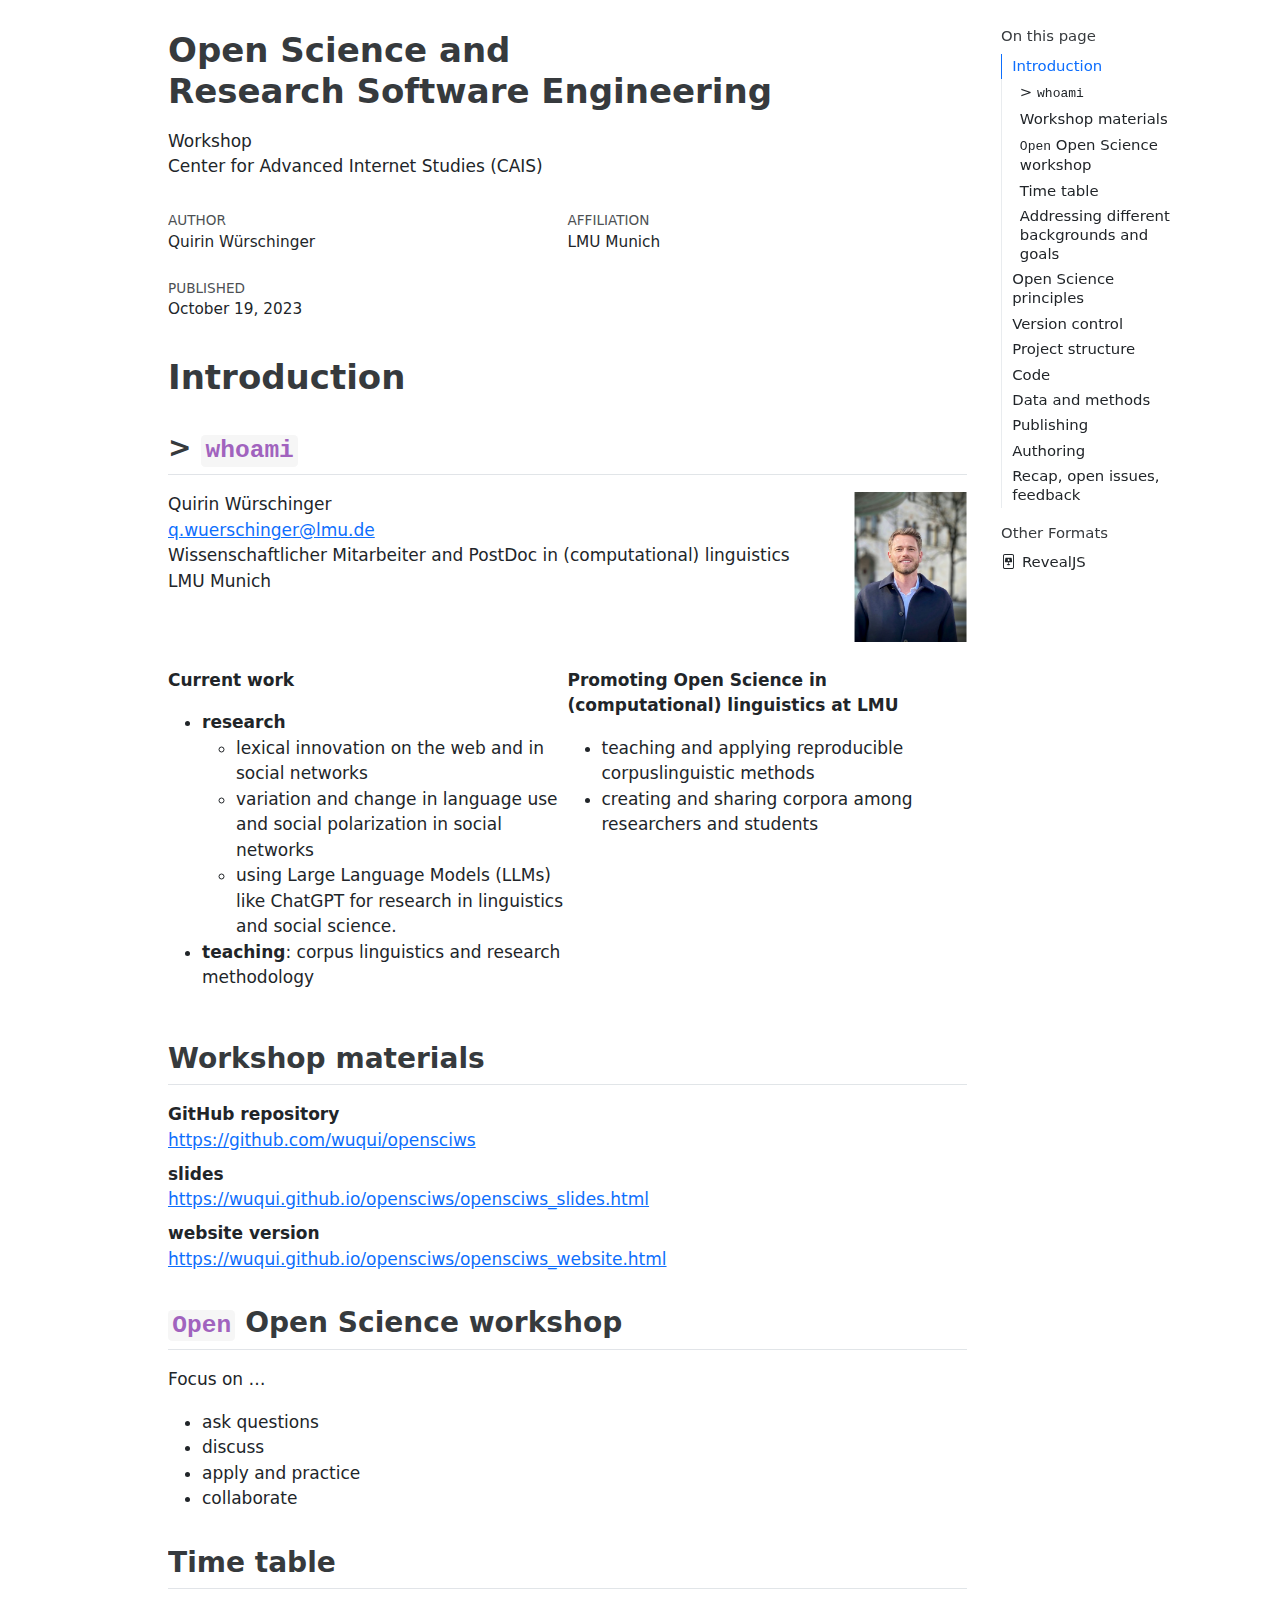
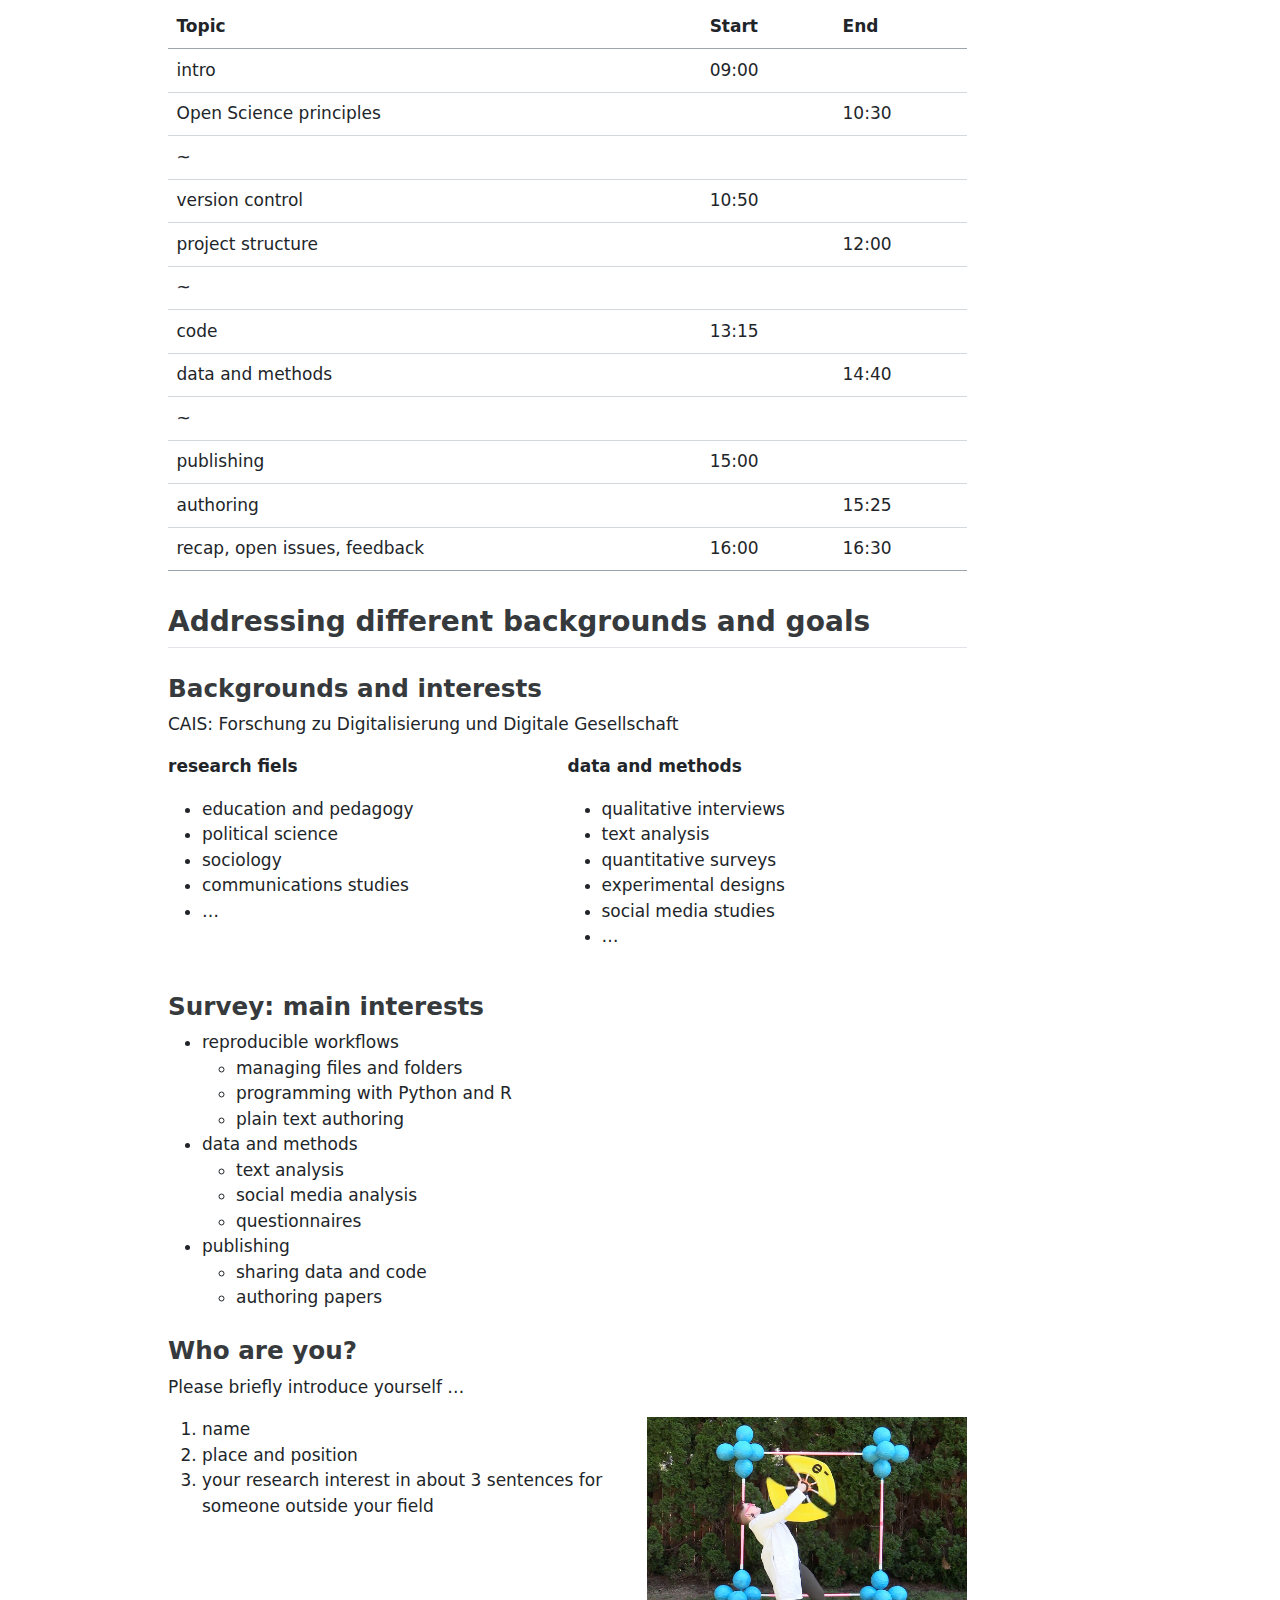
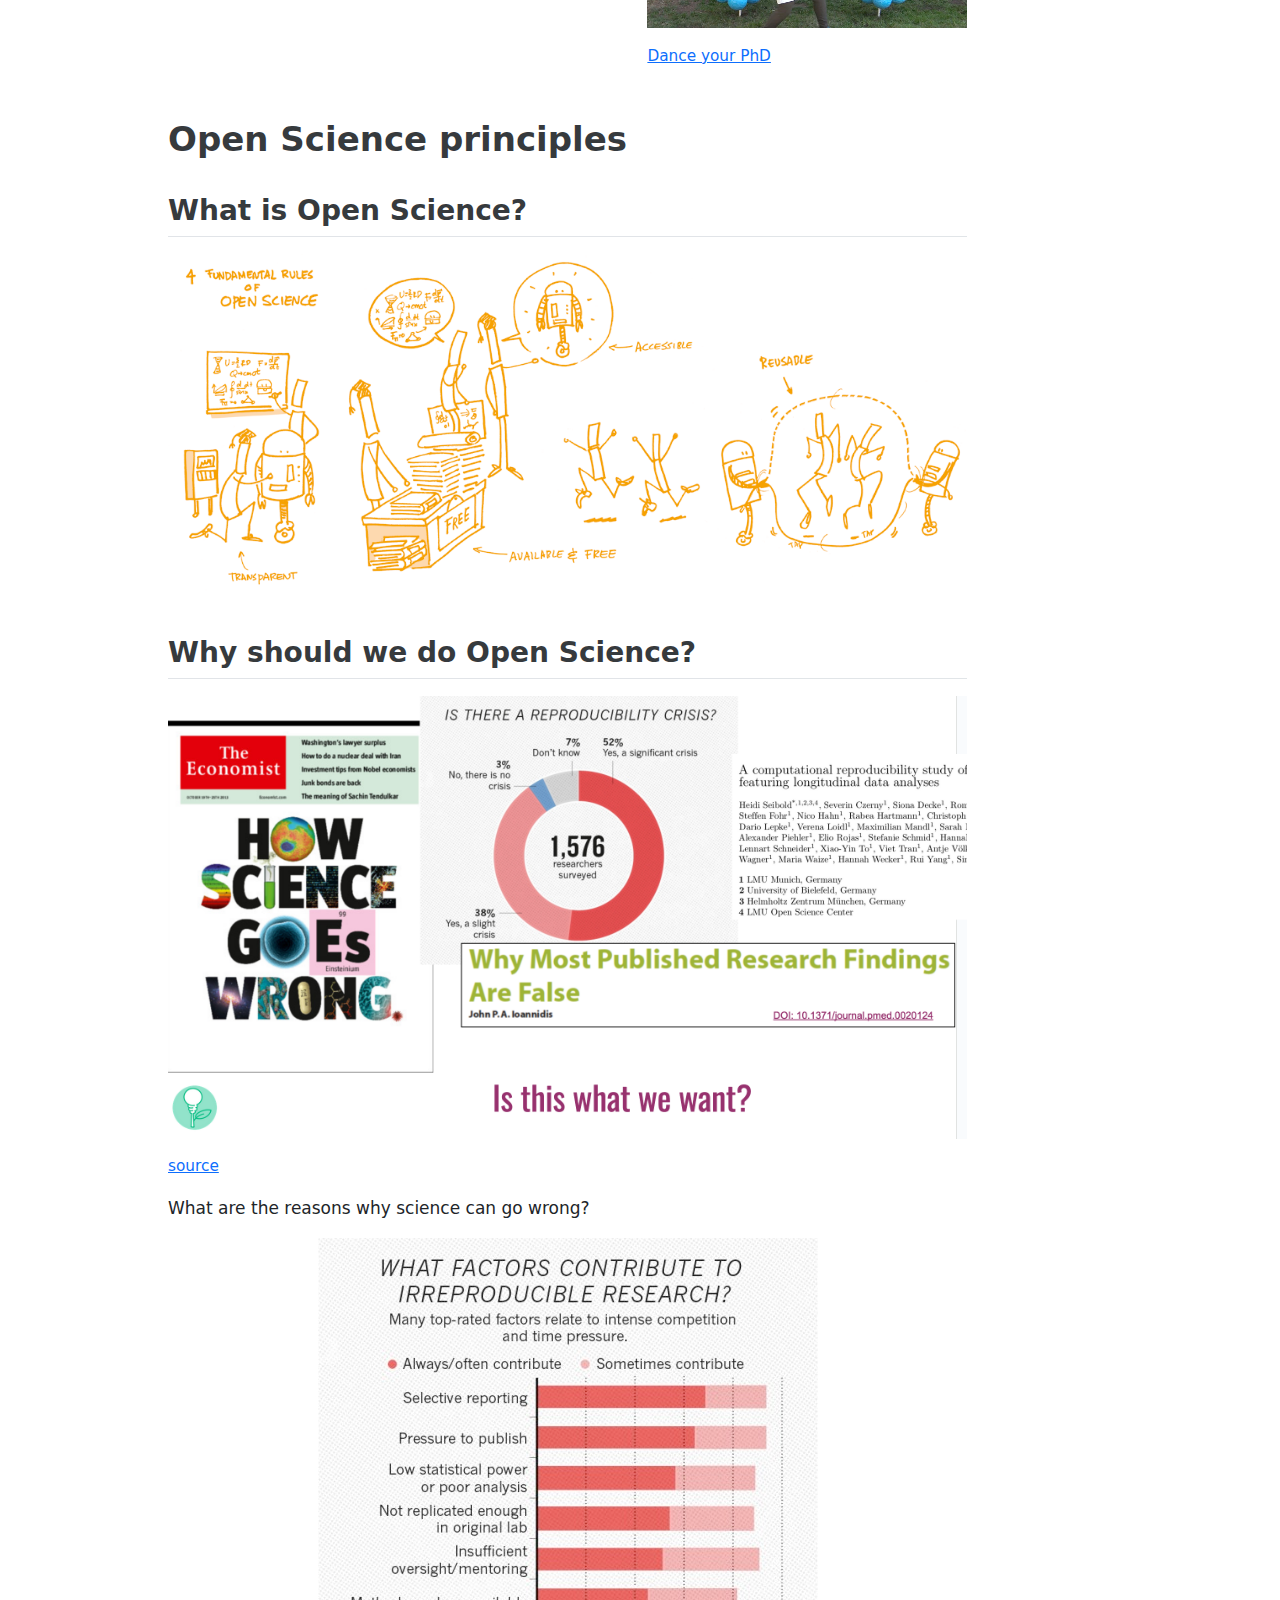
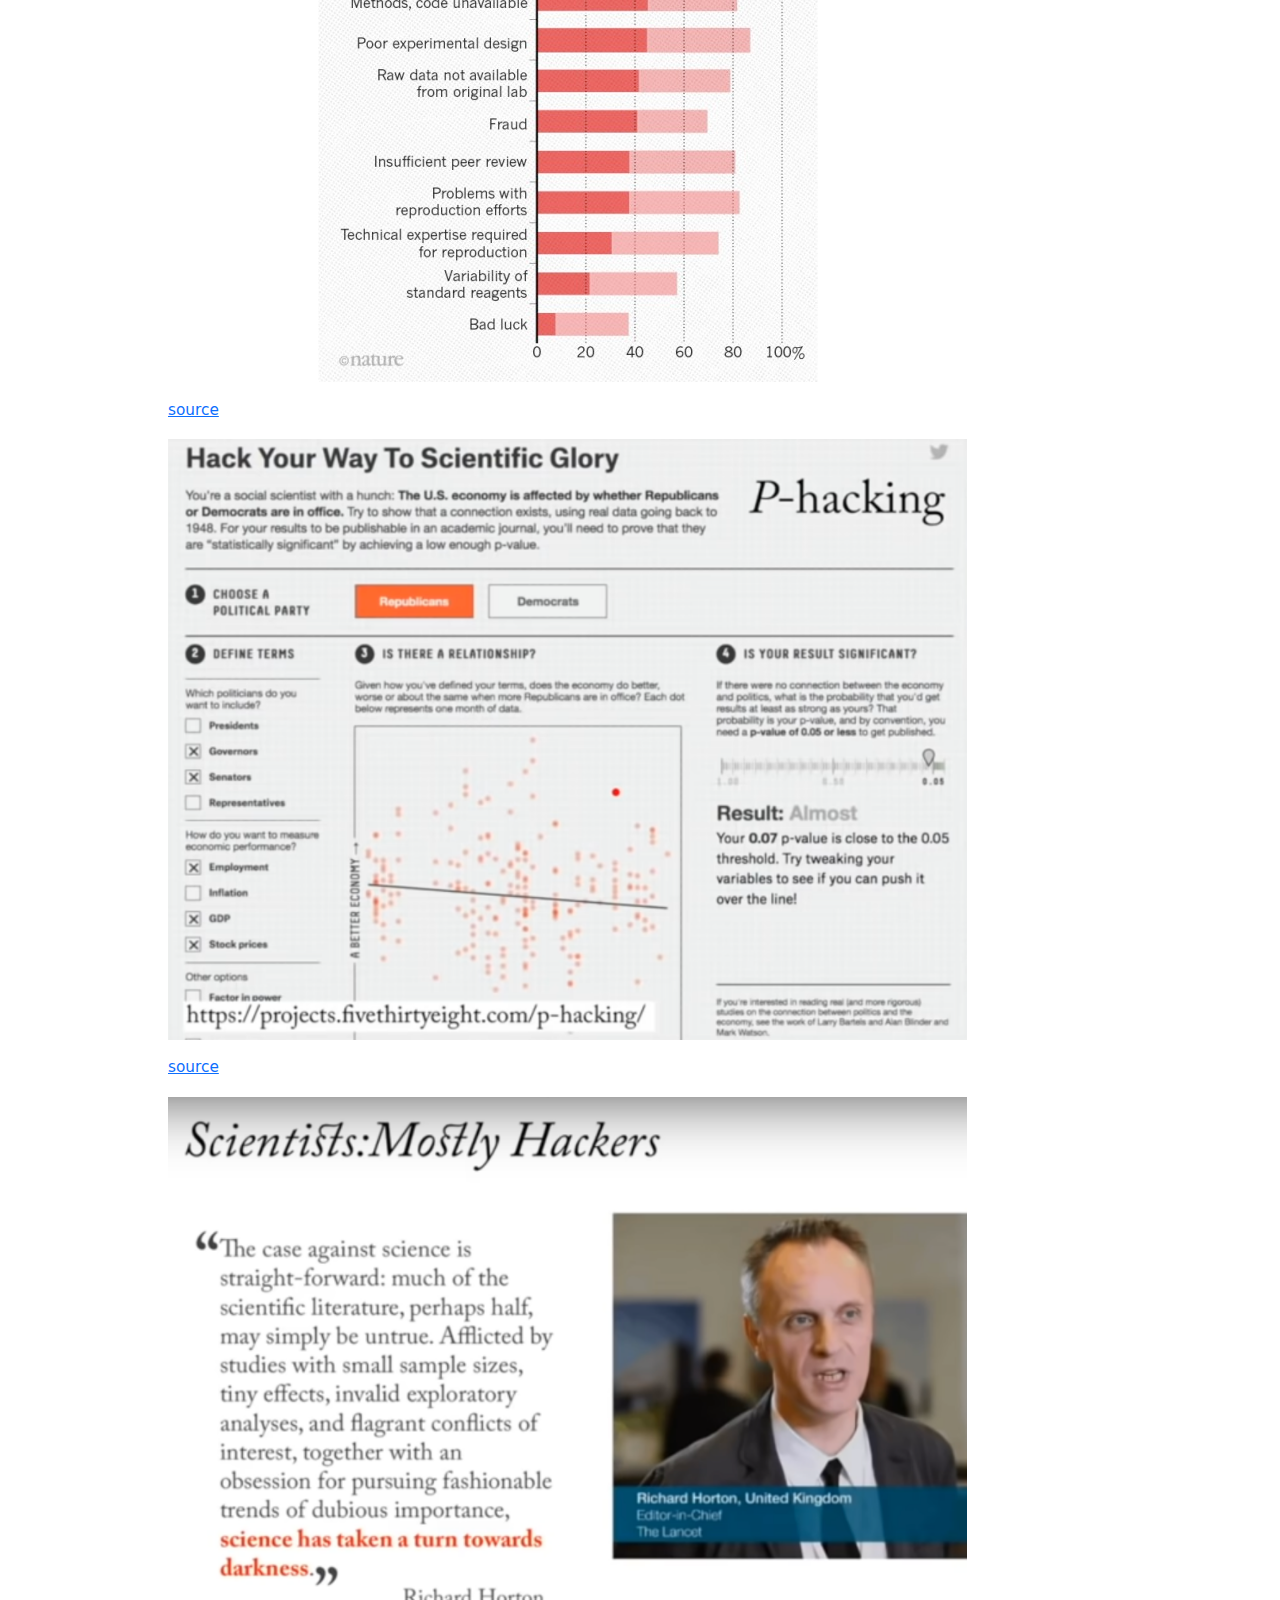
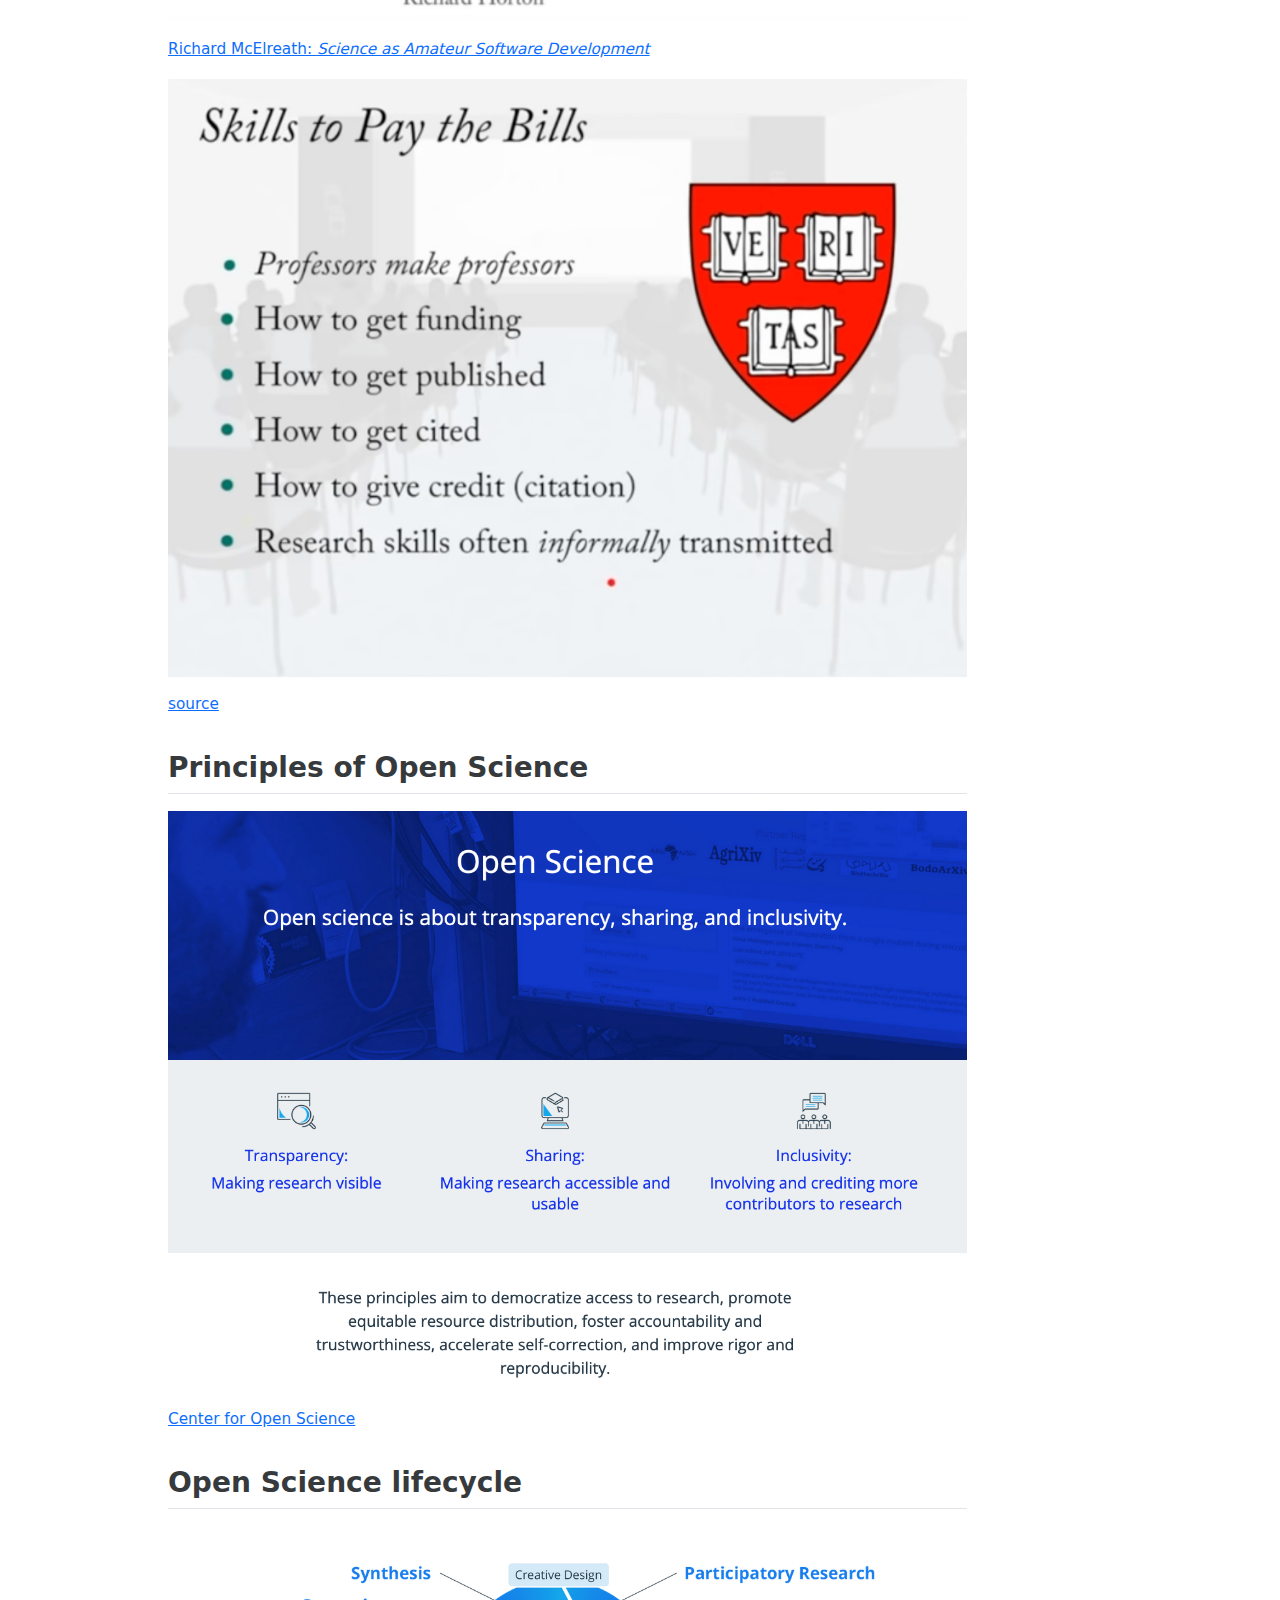
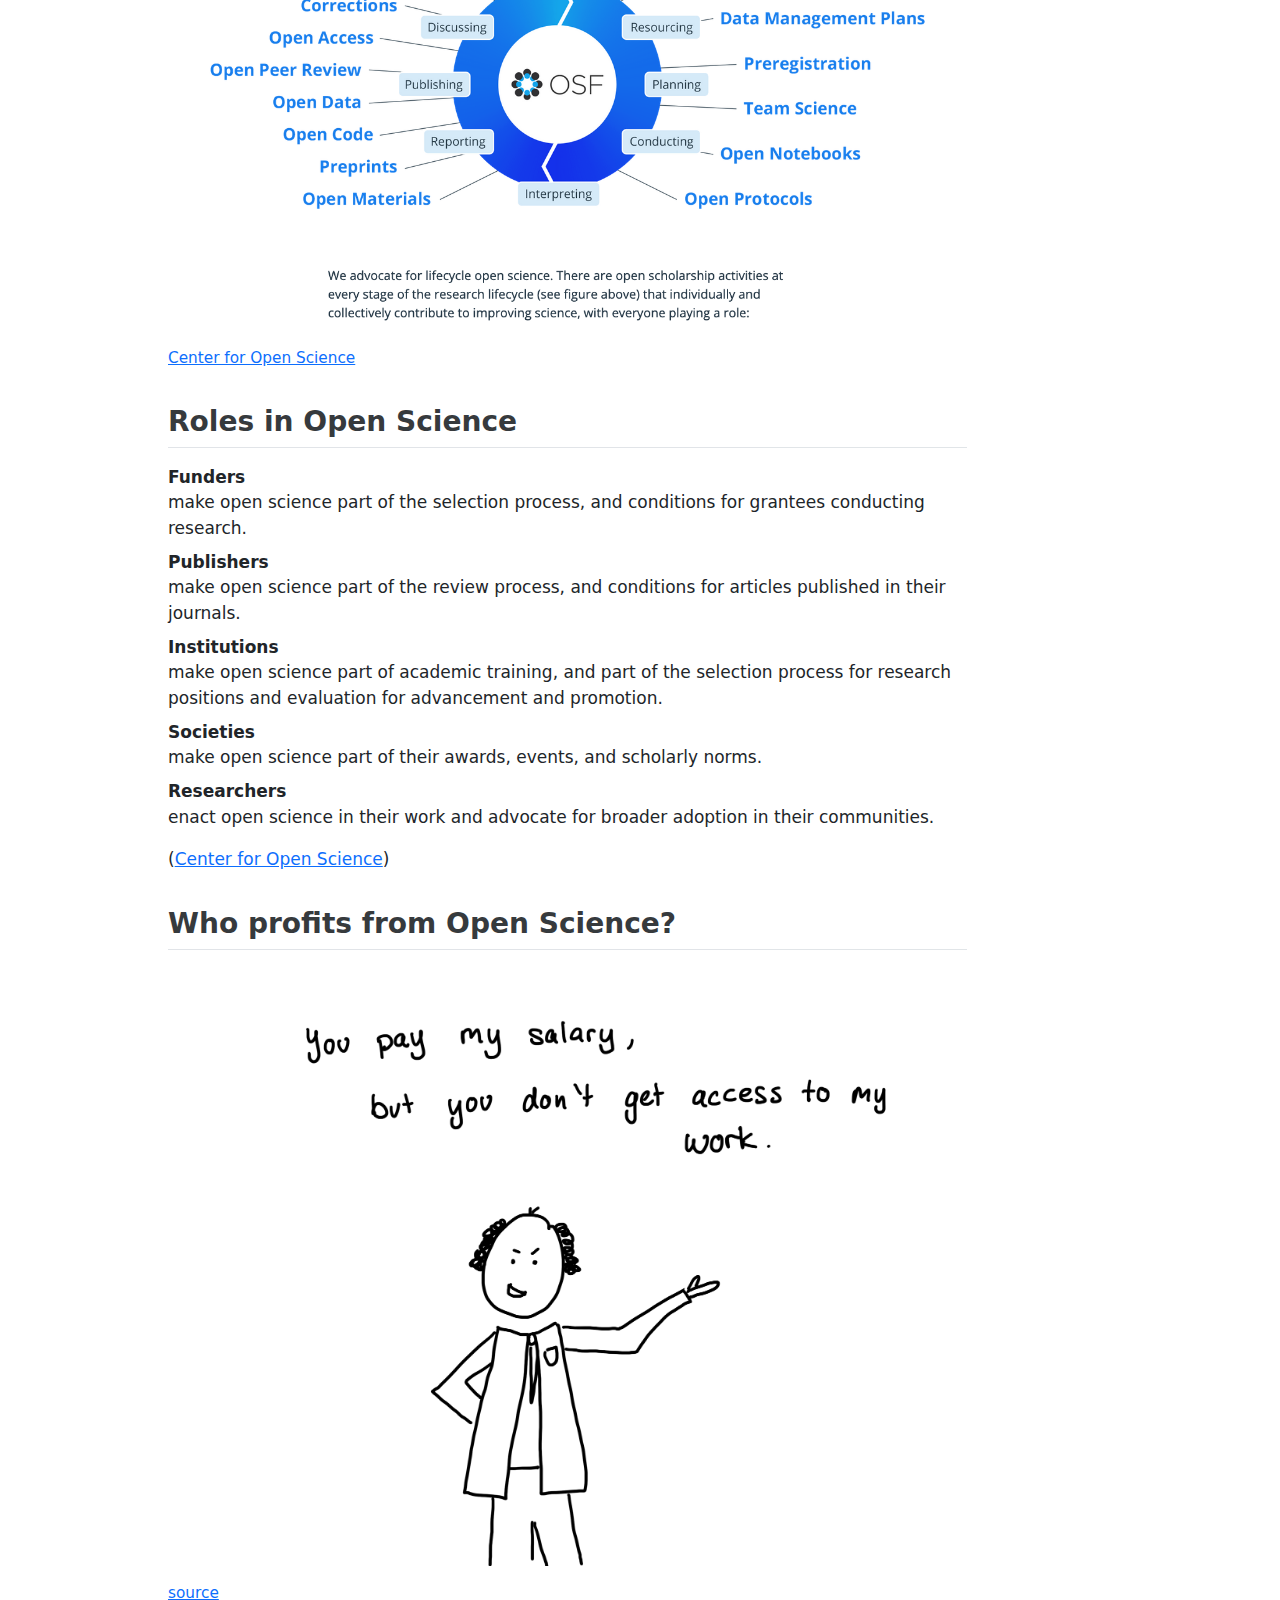
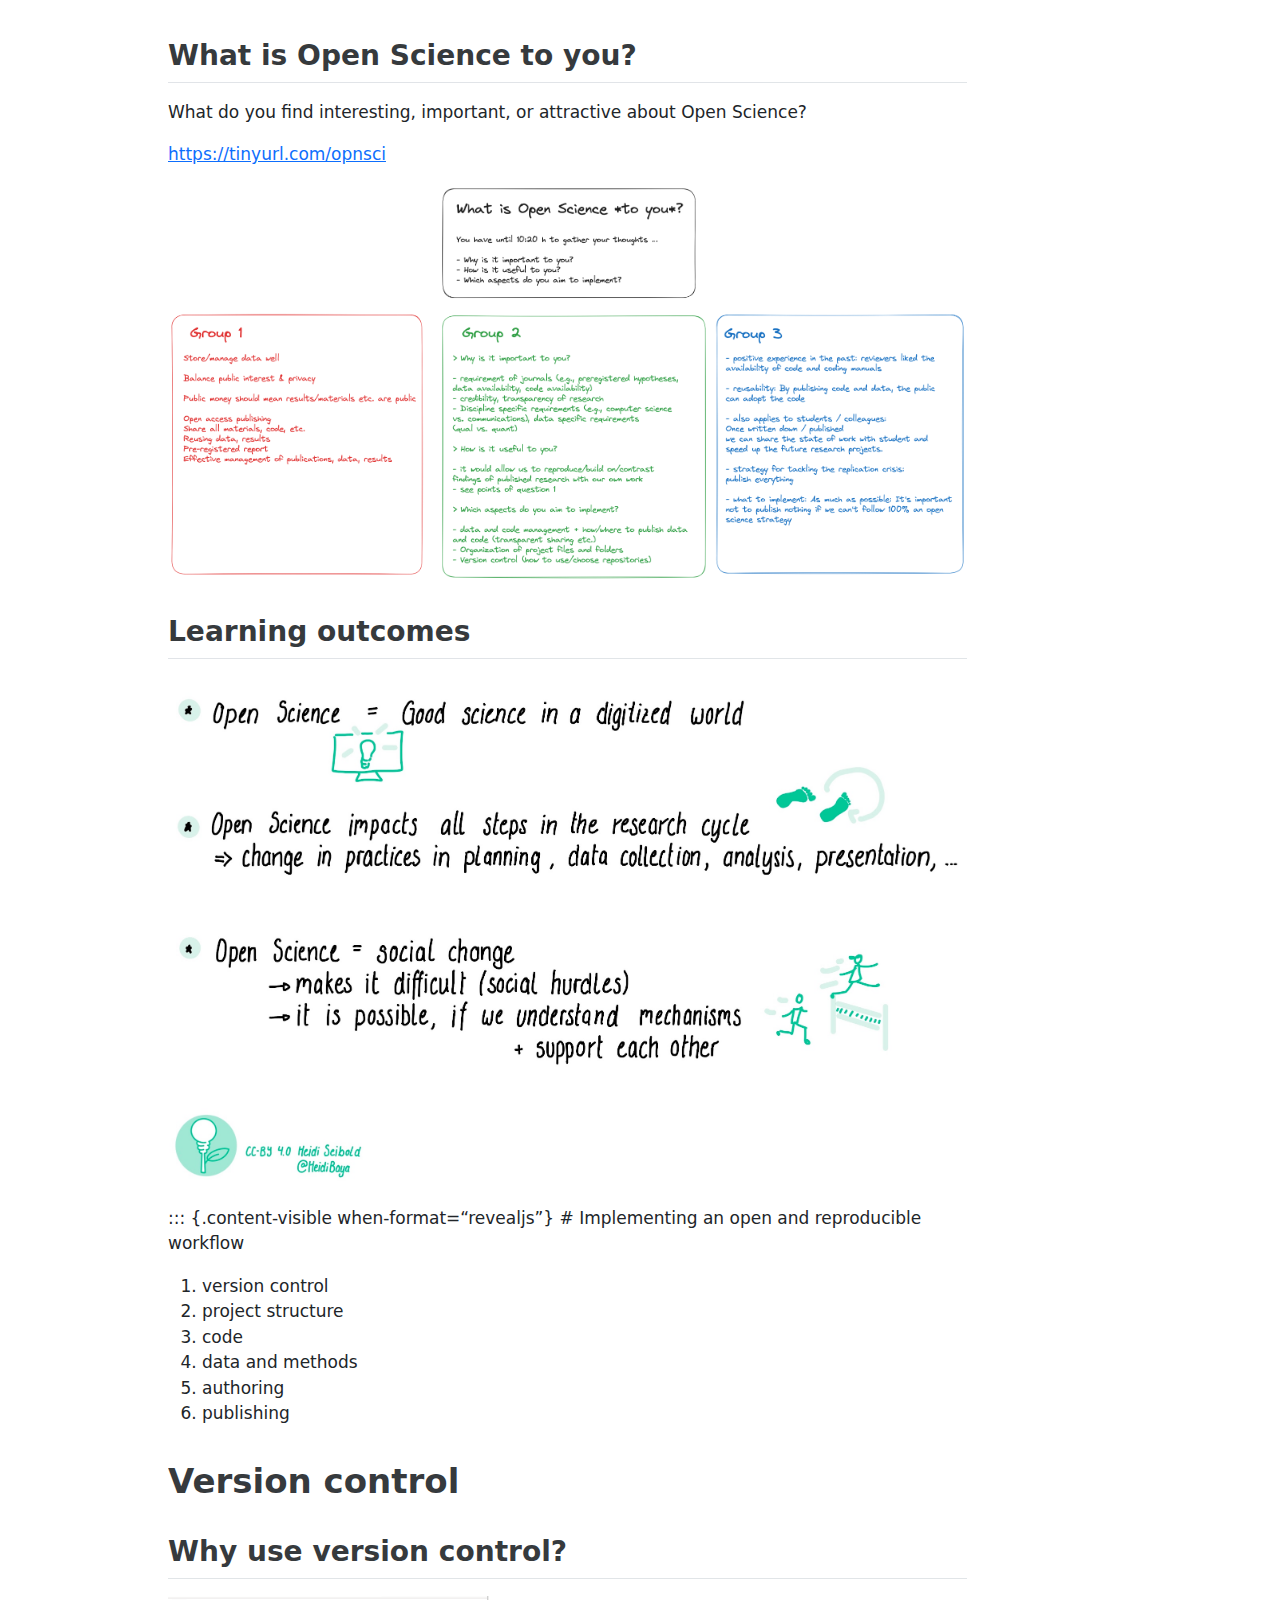
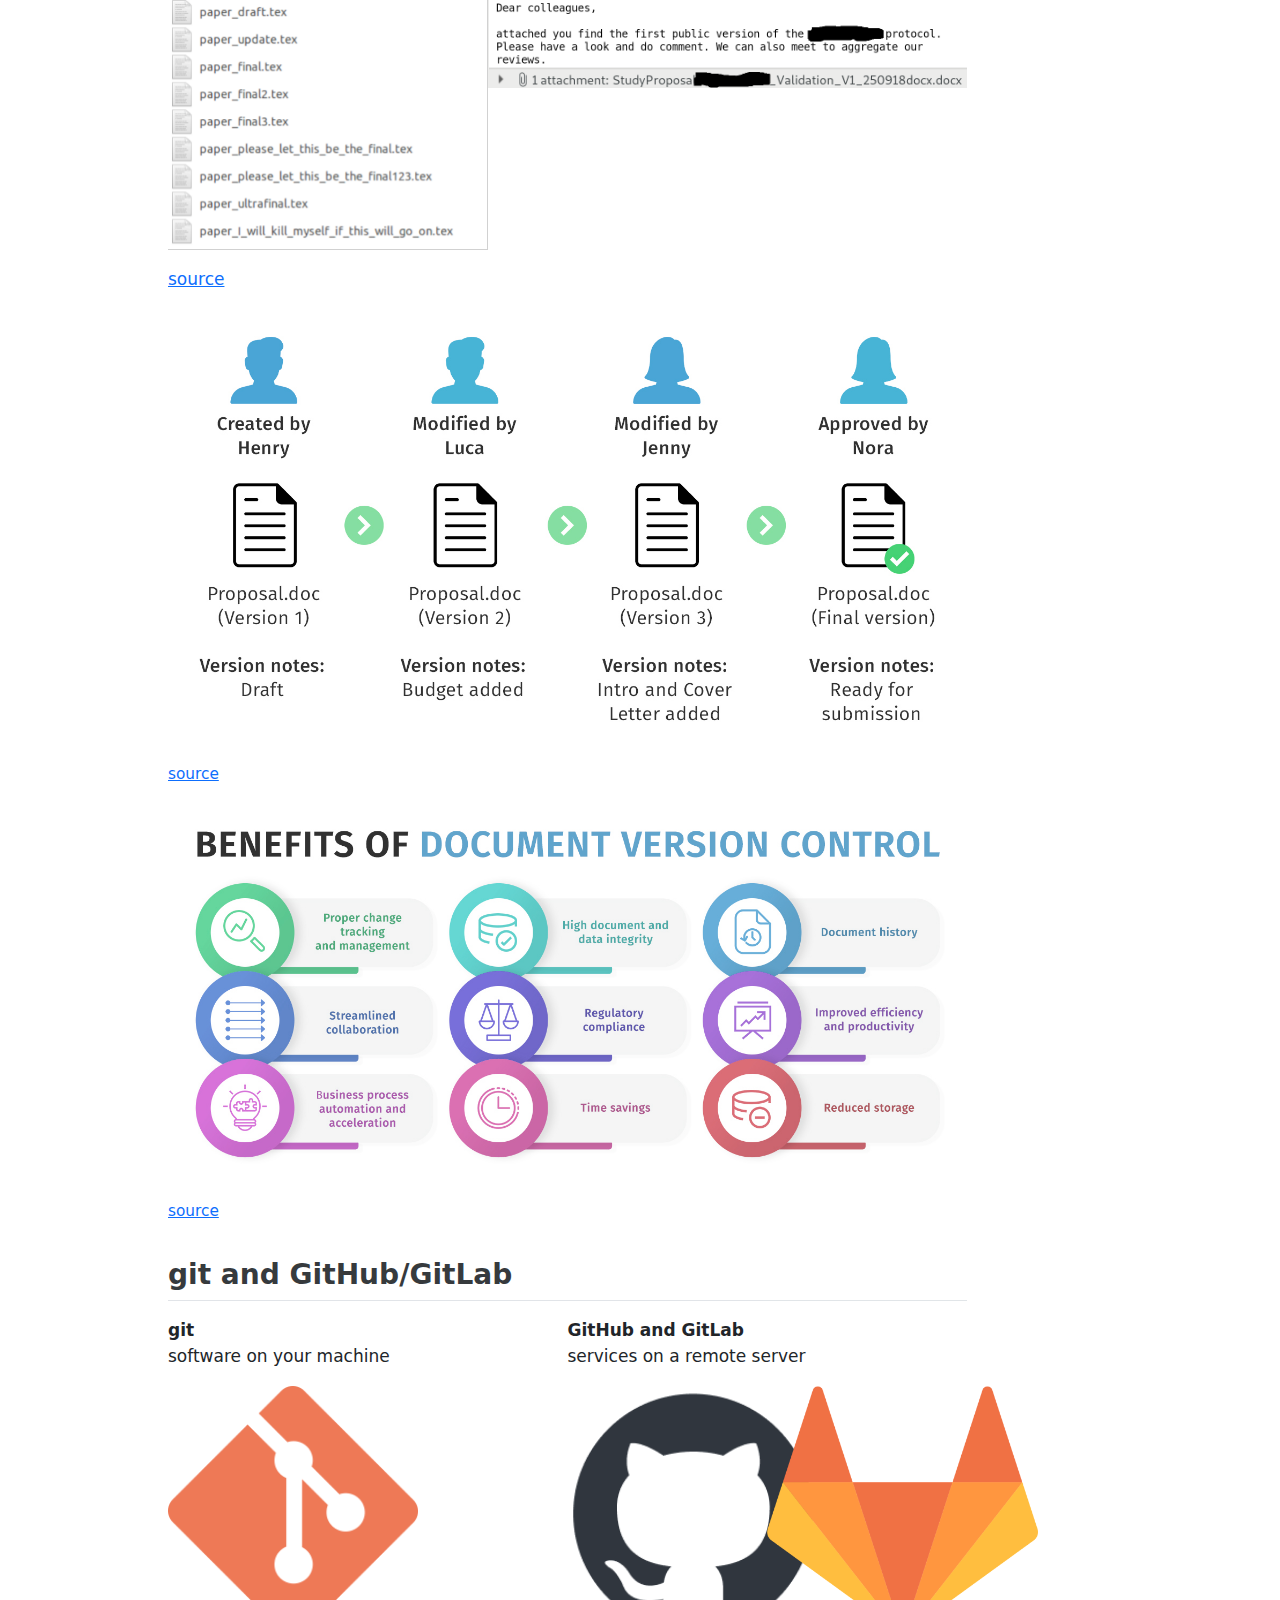
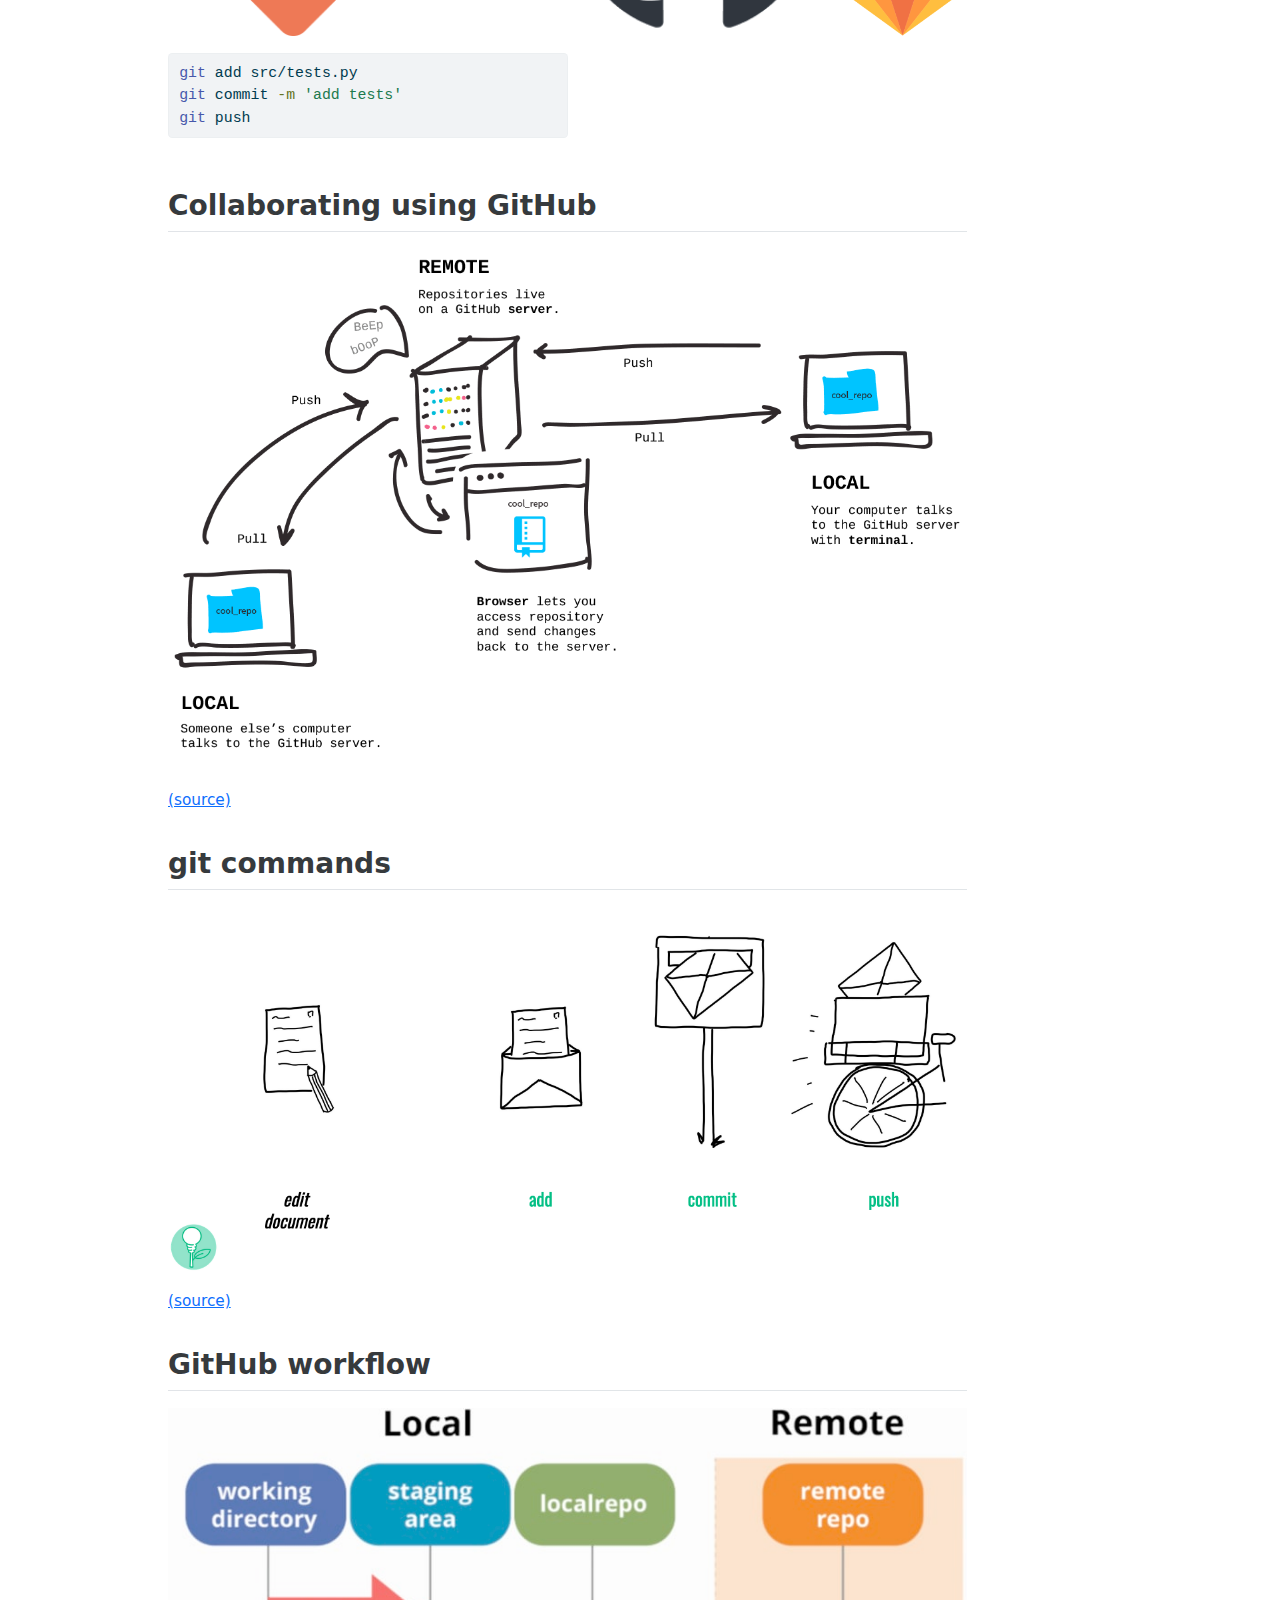
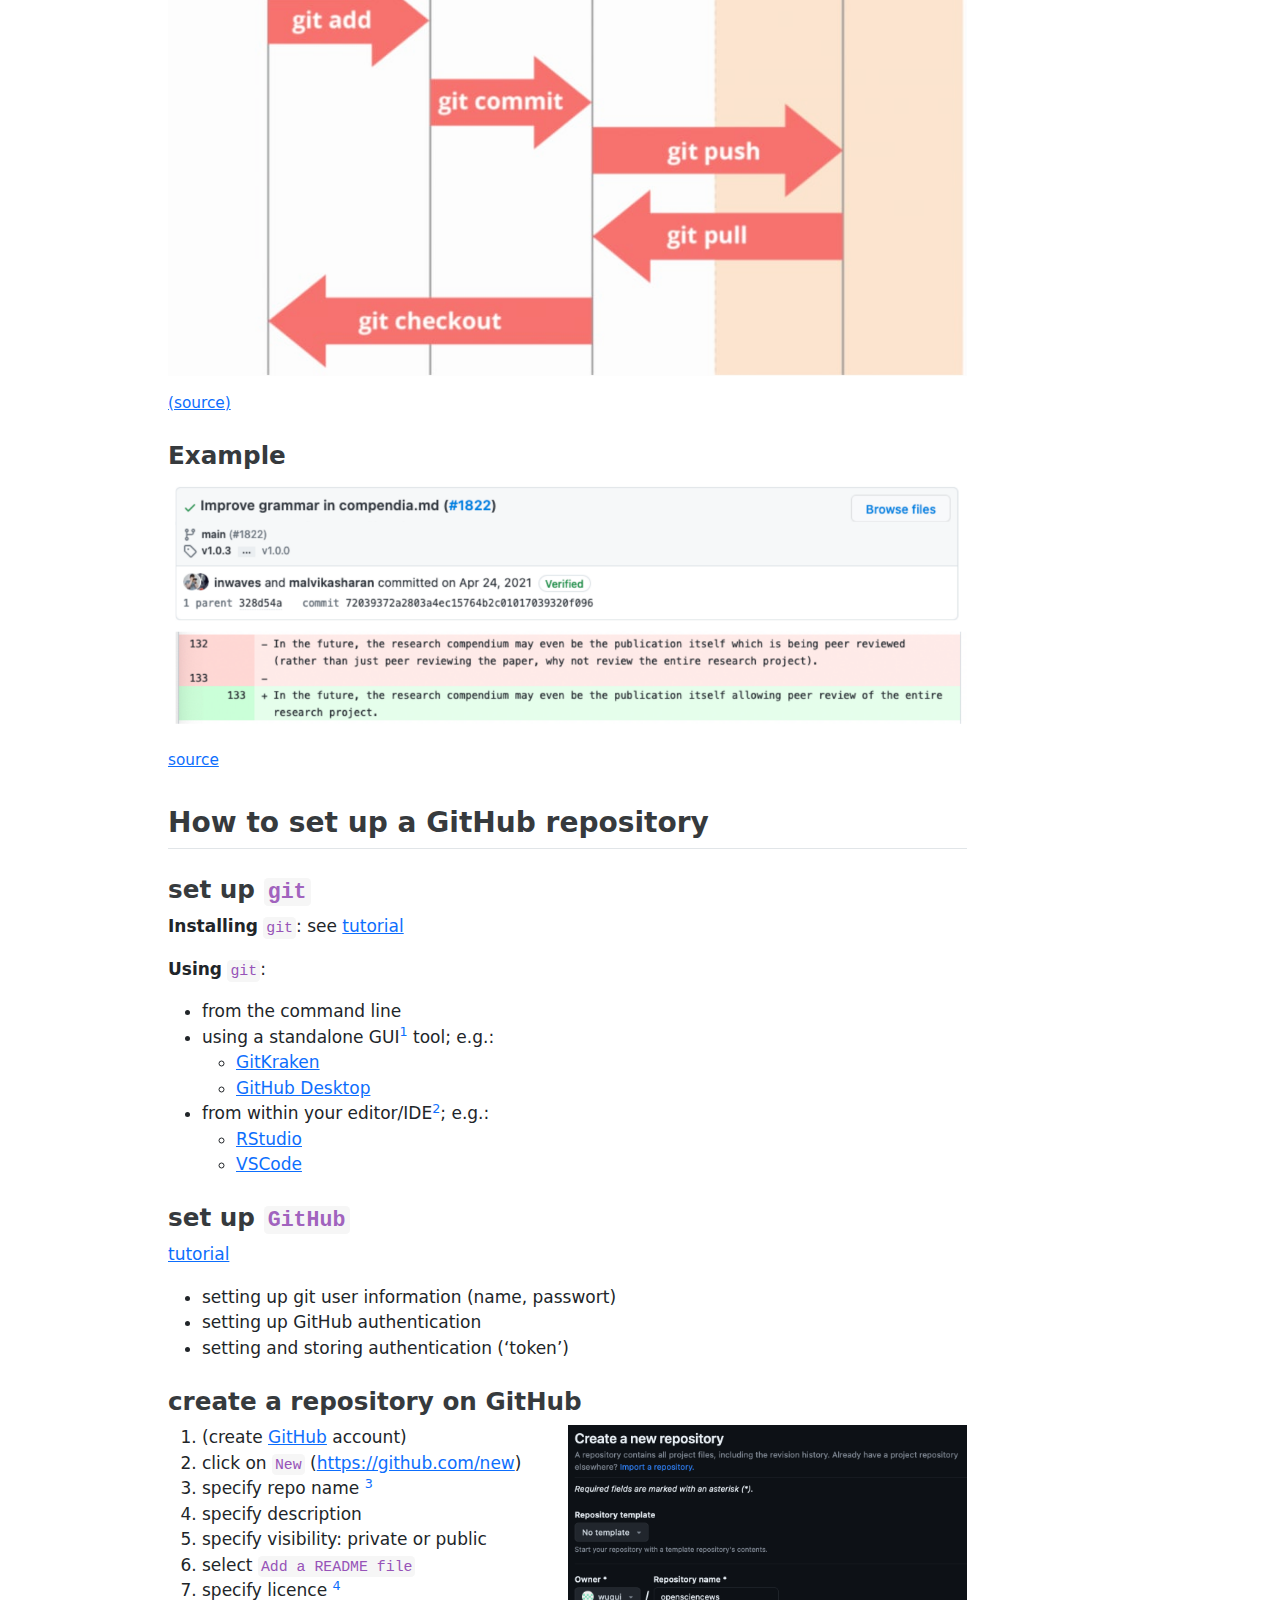
<file: docs/index.html>
<html xmlns="http://www.w3.org/1999/xhtml">    
  <head>      
    <title>Redirect to opensciws_website.html</title>      
    <meta http-equiv="refresh" content="0;URL='opensciws_website.html'" />    
  </head>    
  <body> 
  </body>  
</html>
</file>
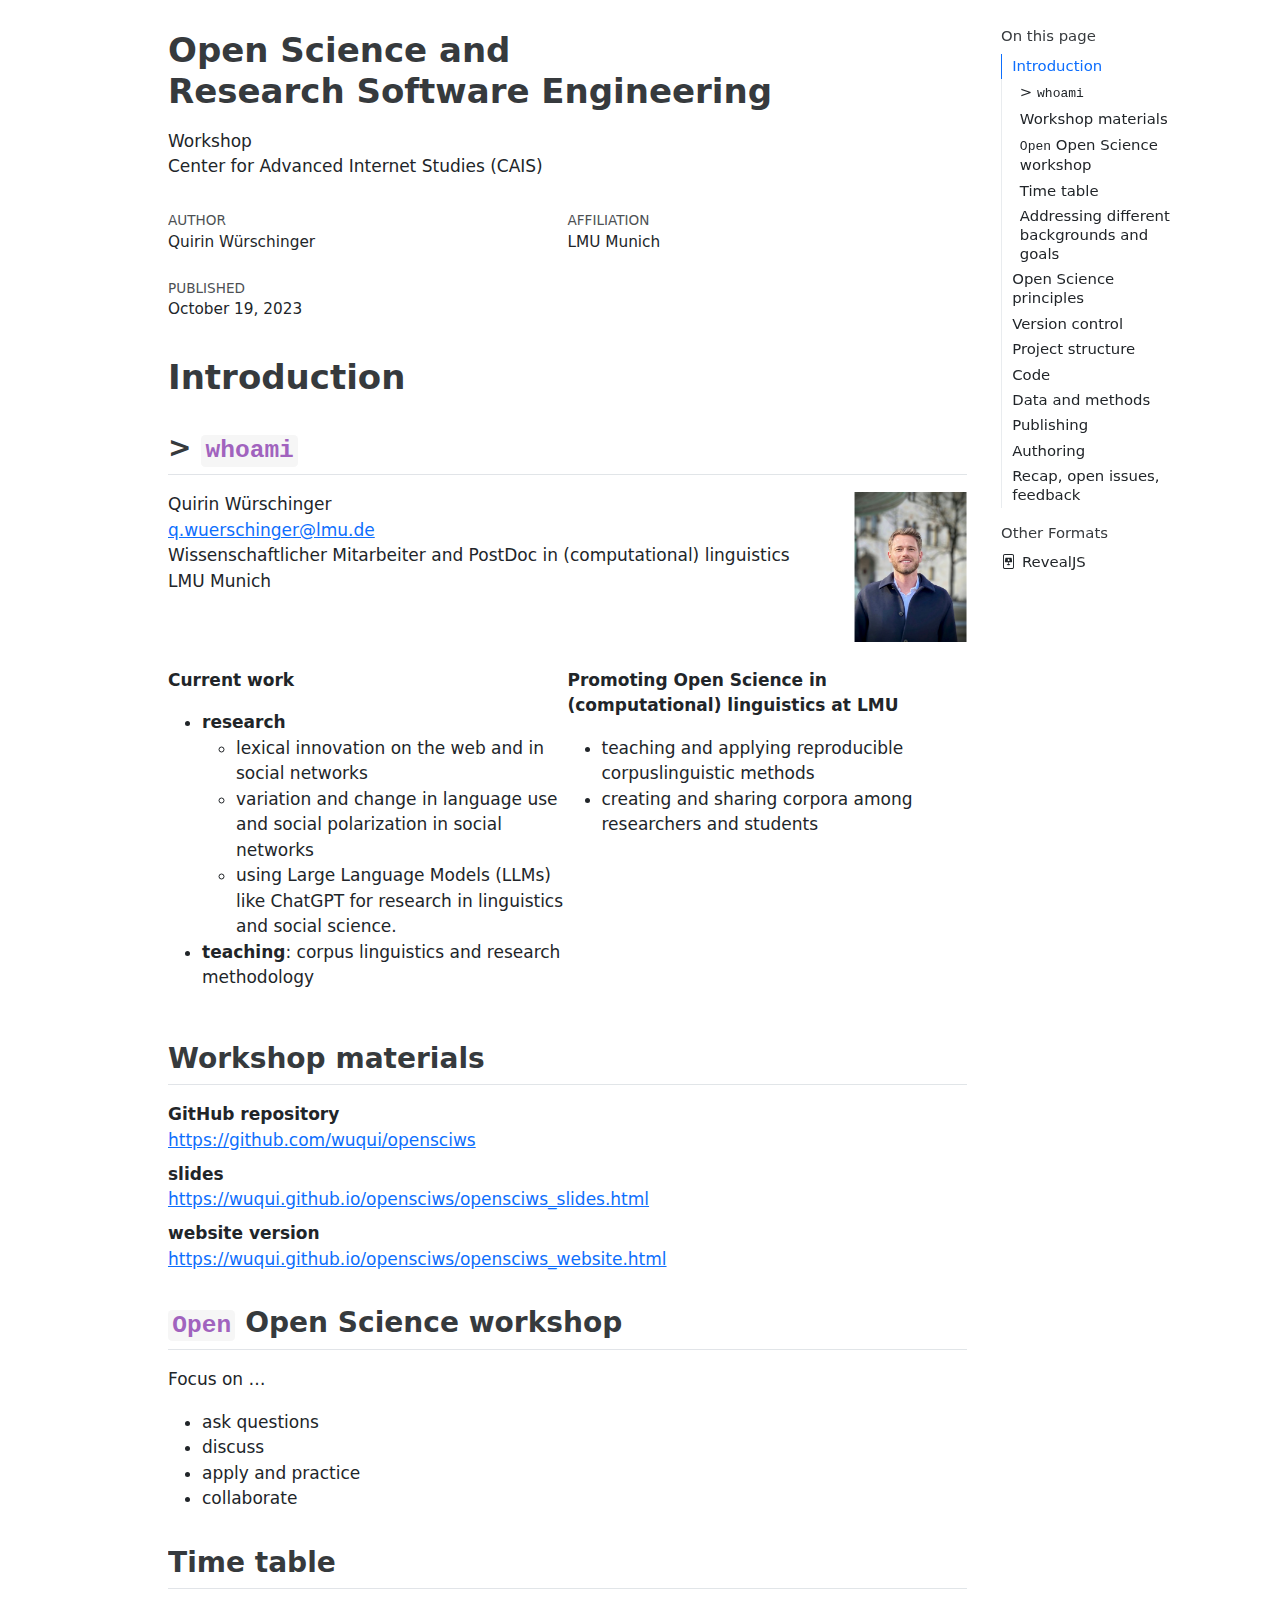
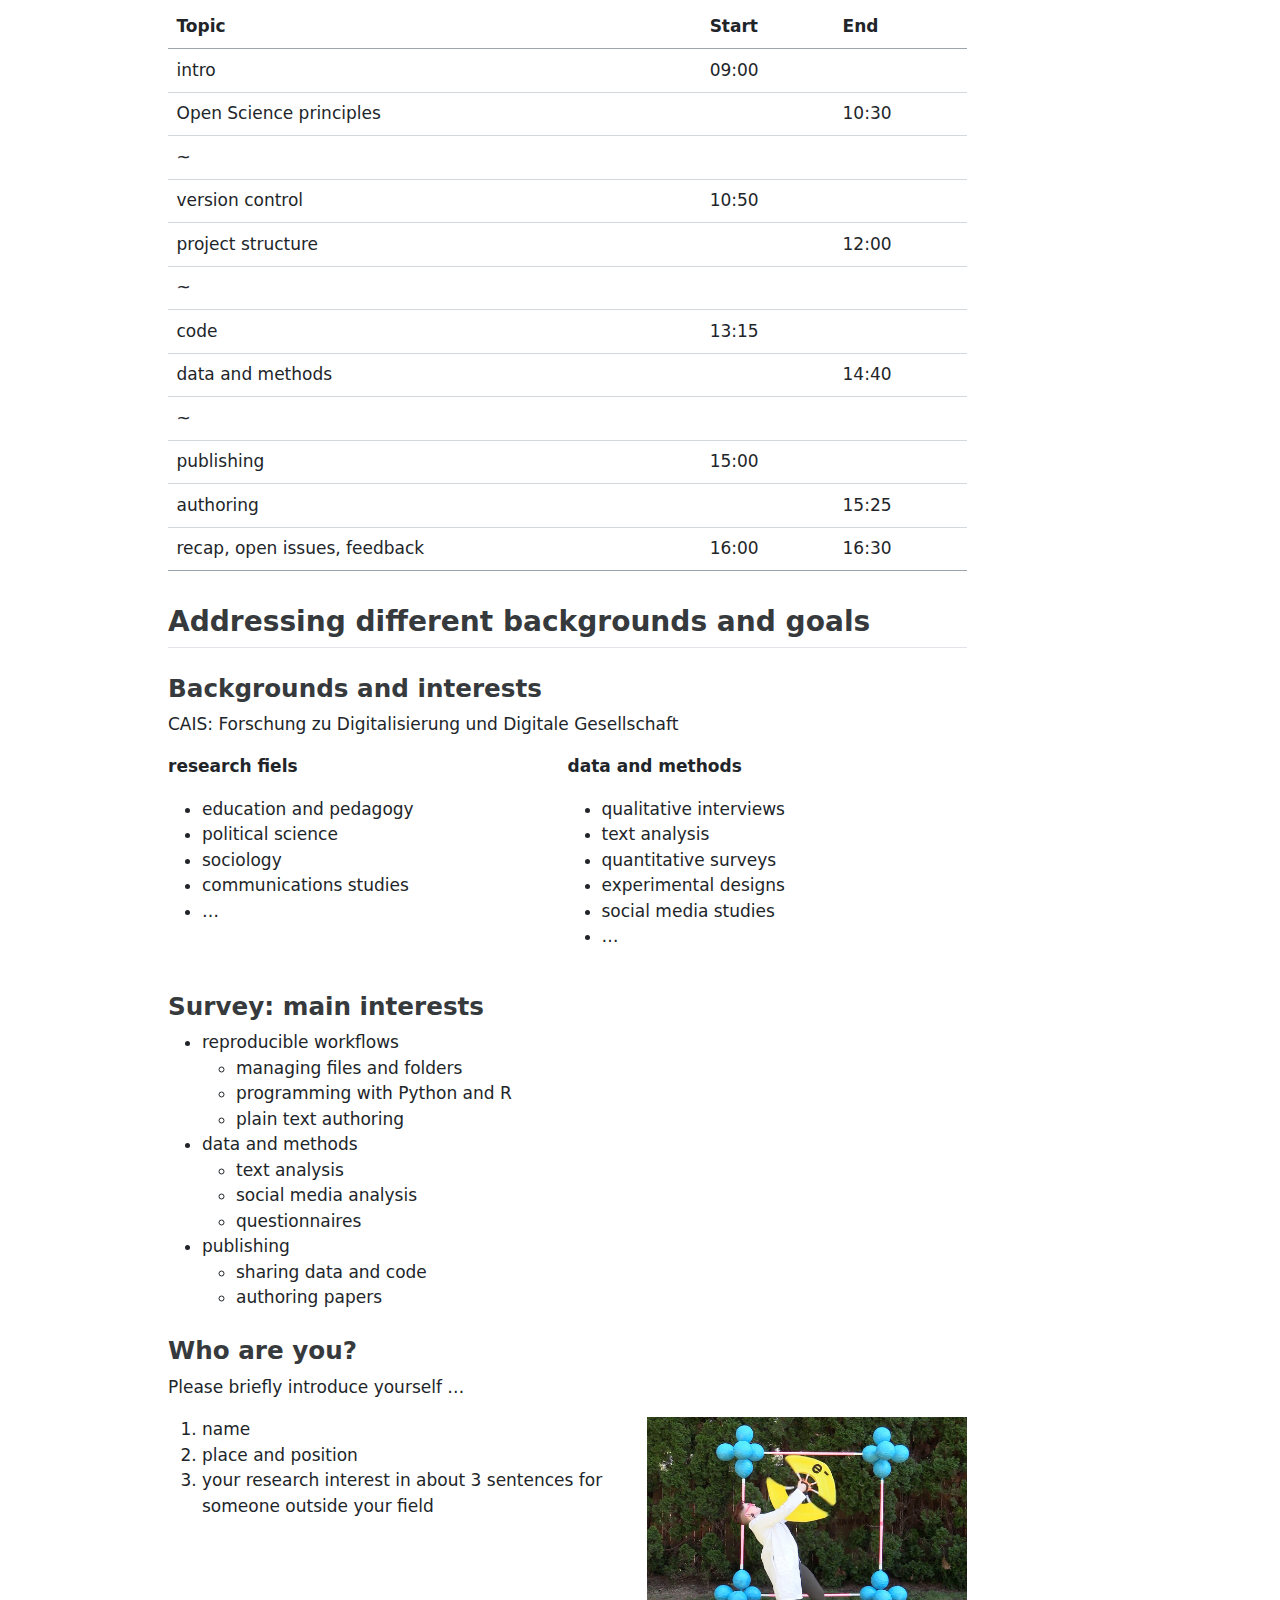
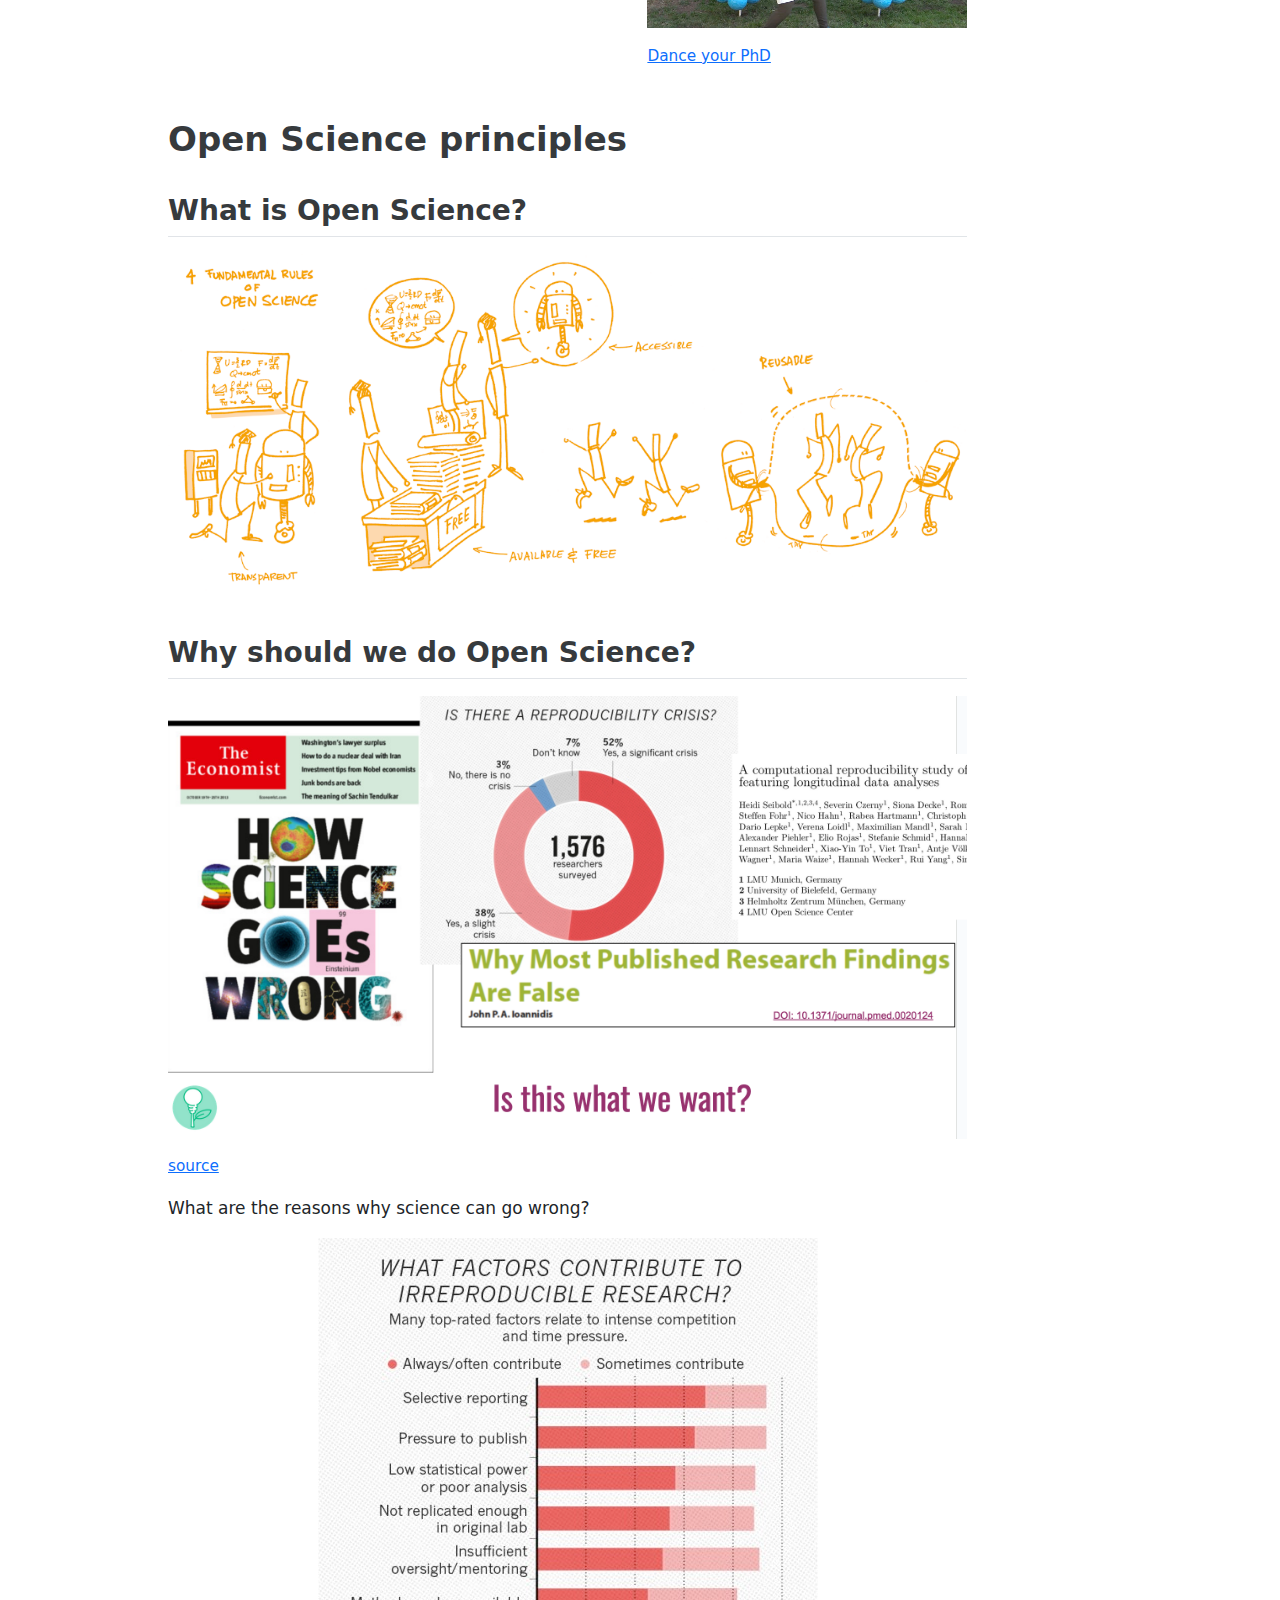
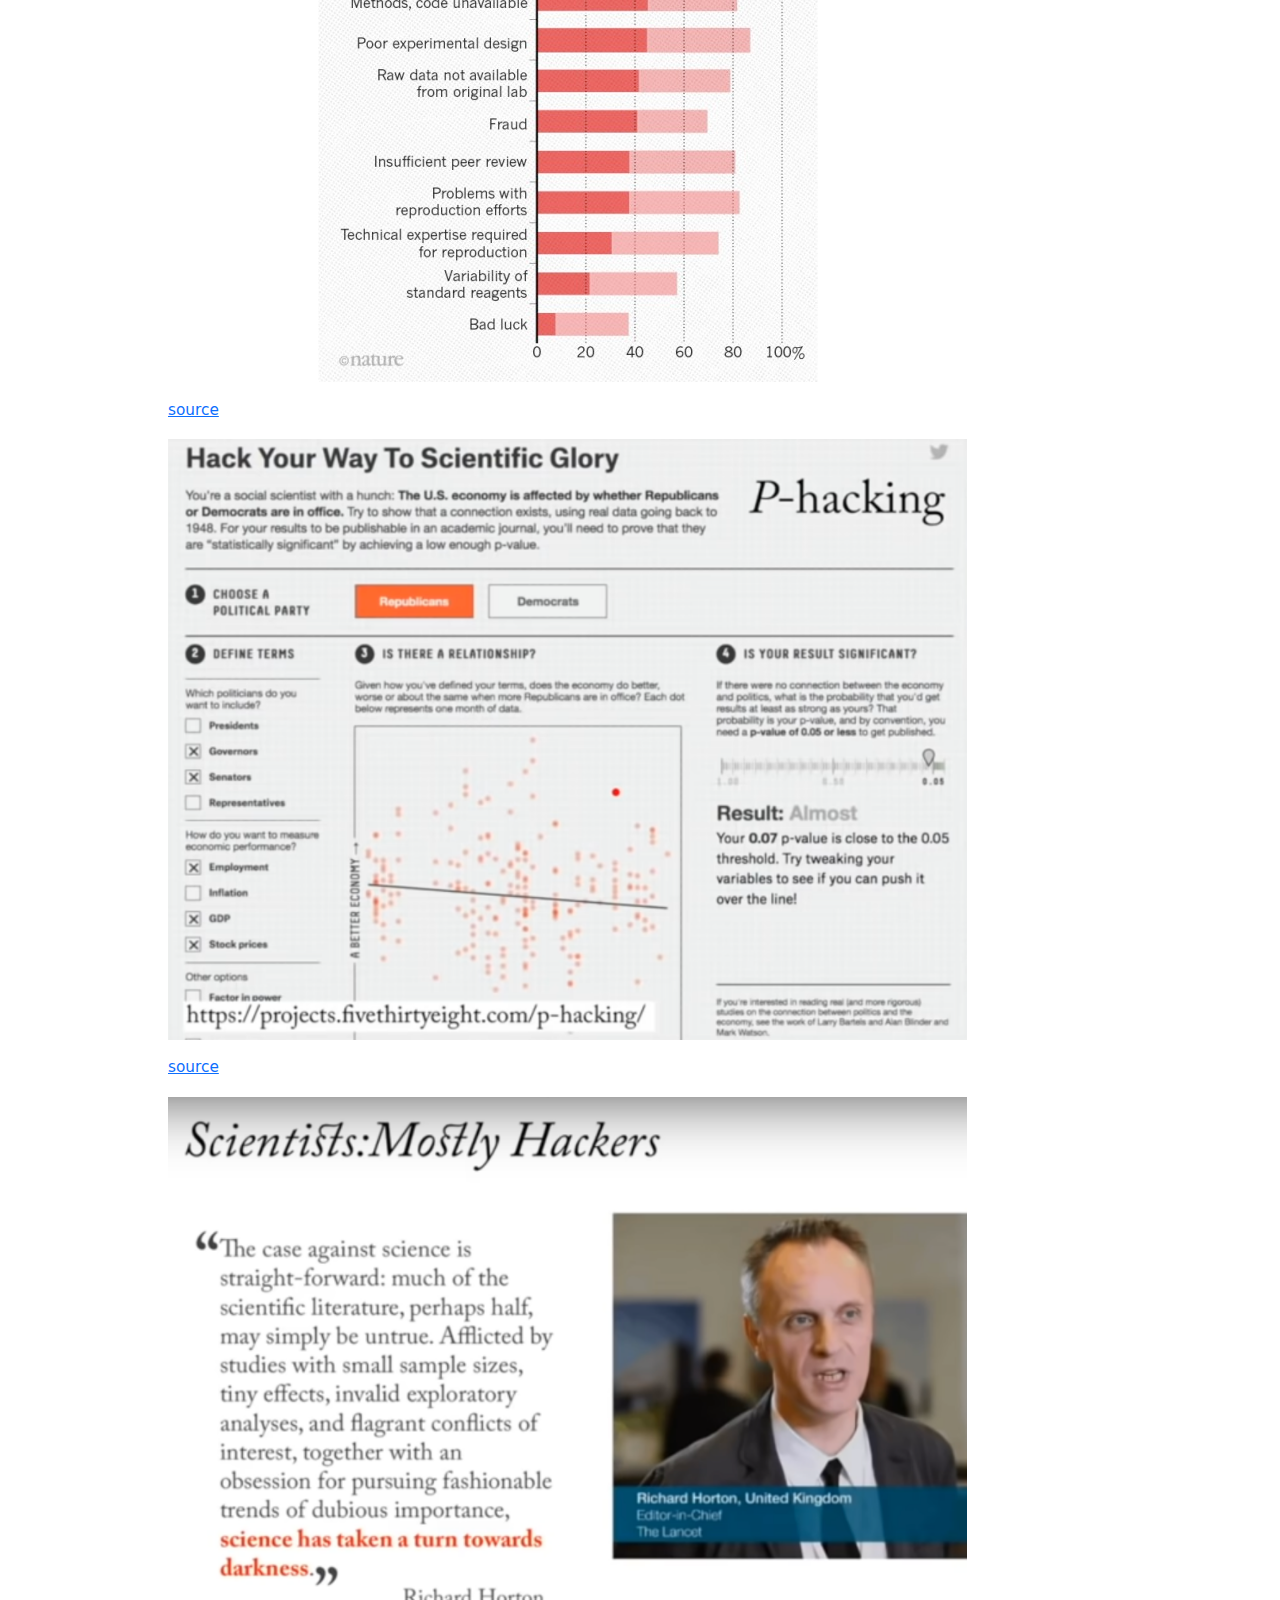
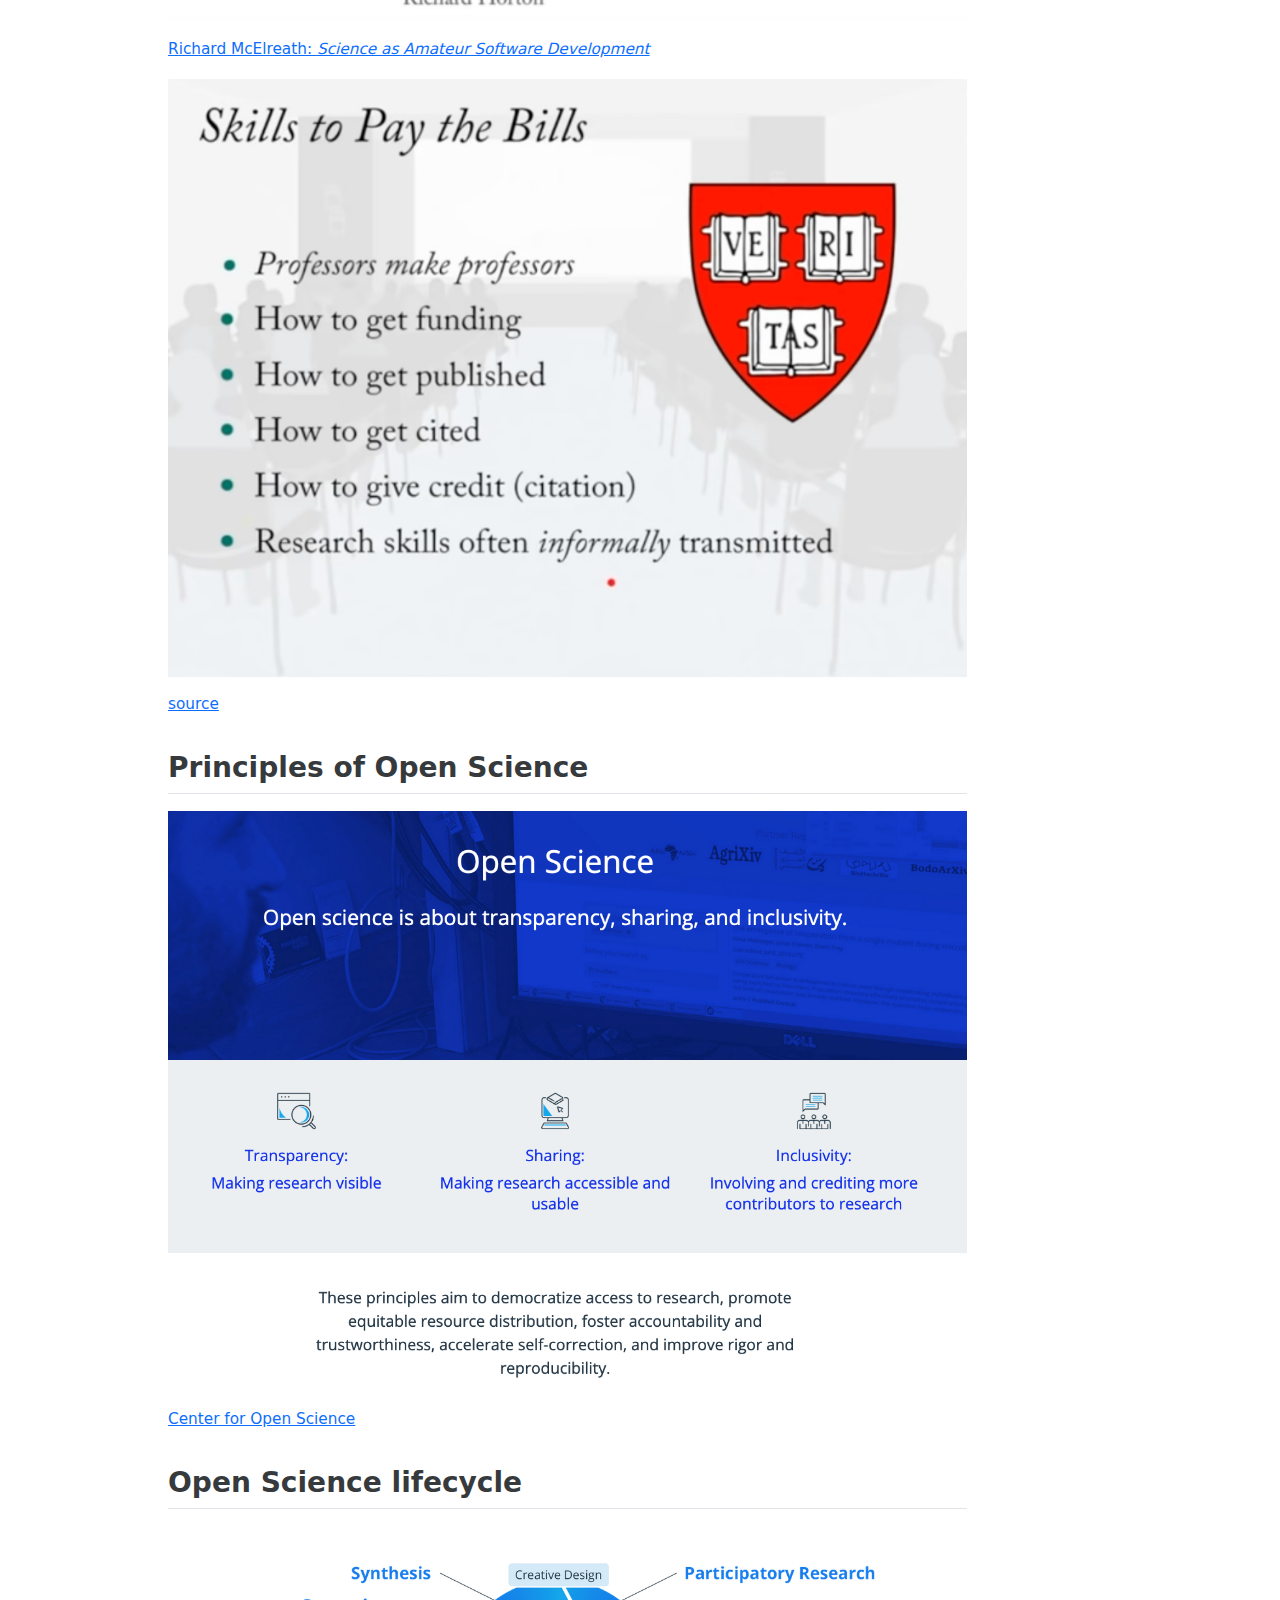
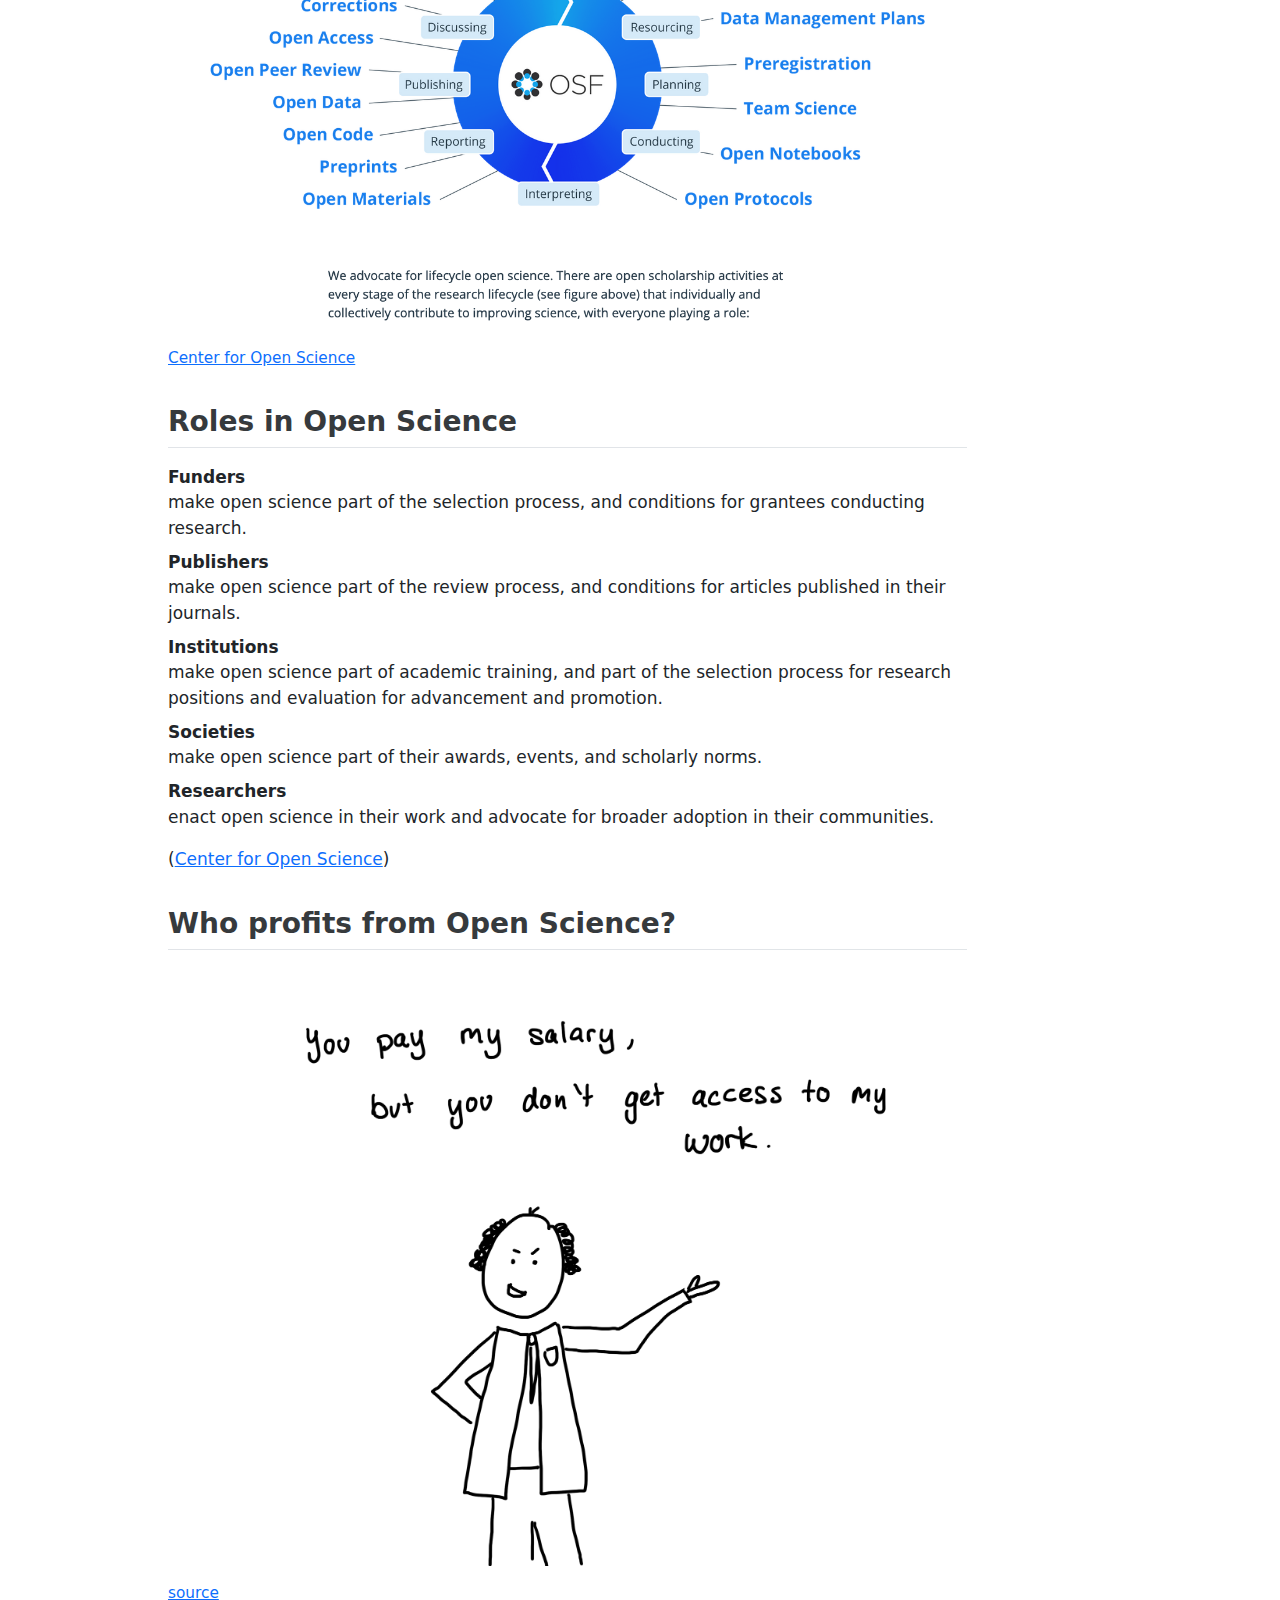
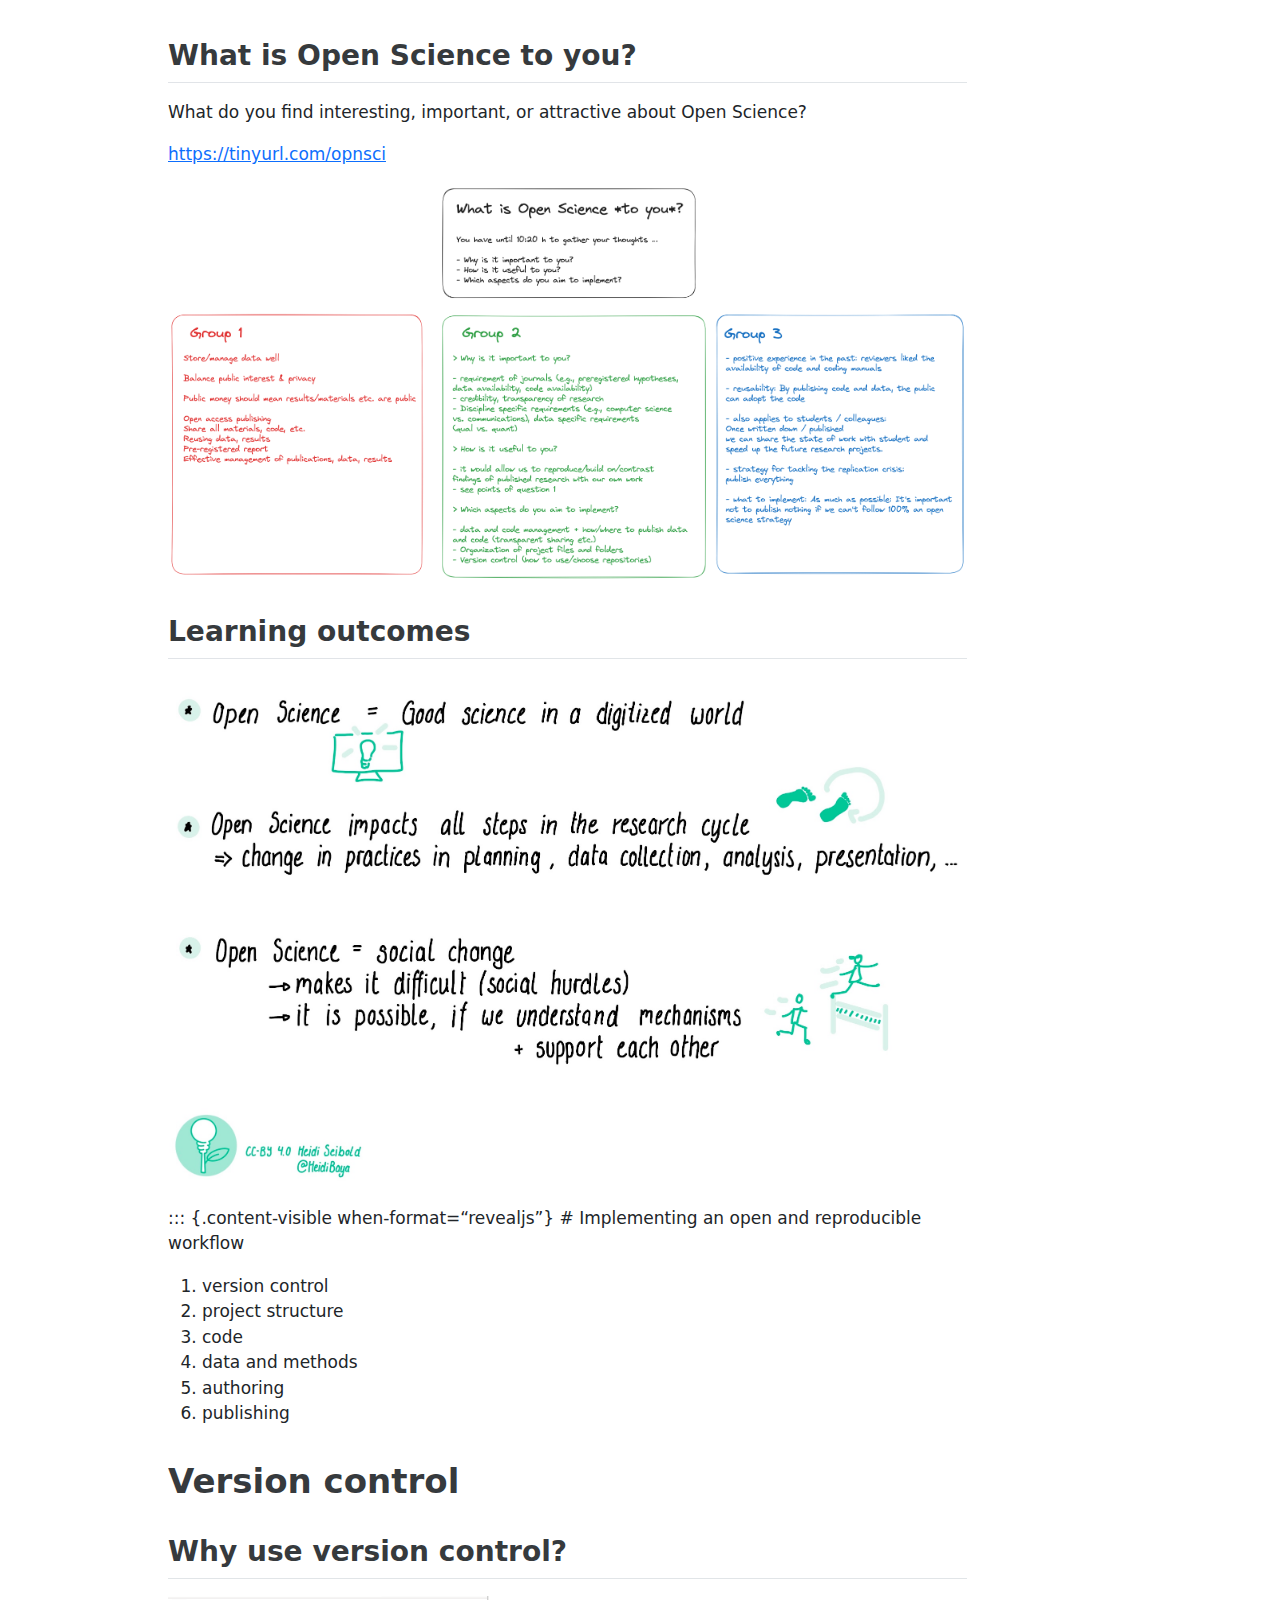
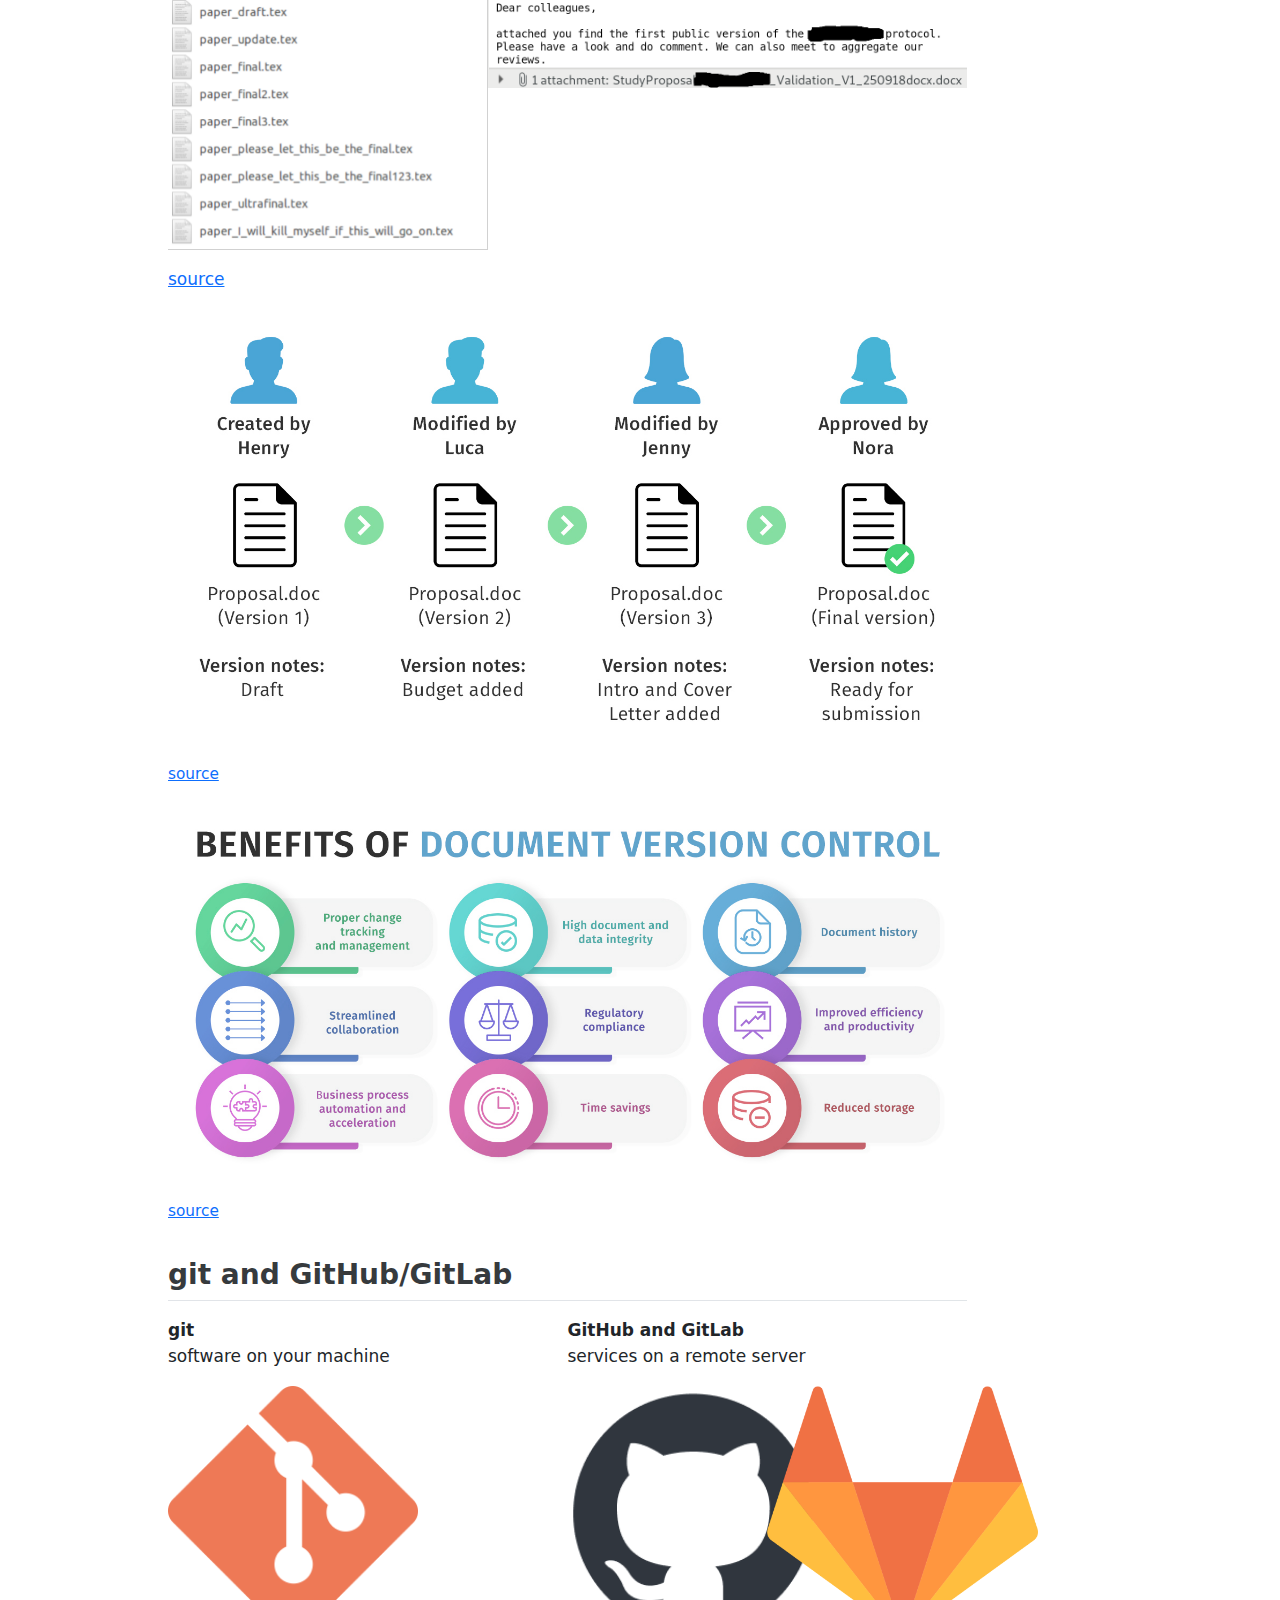
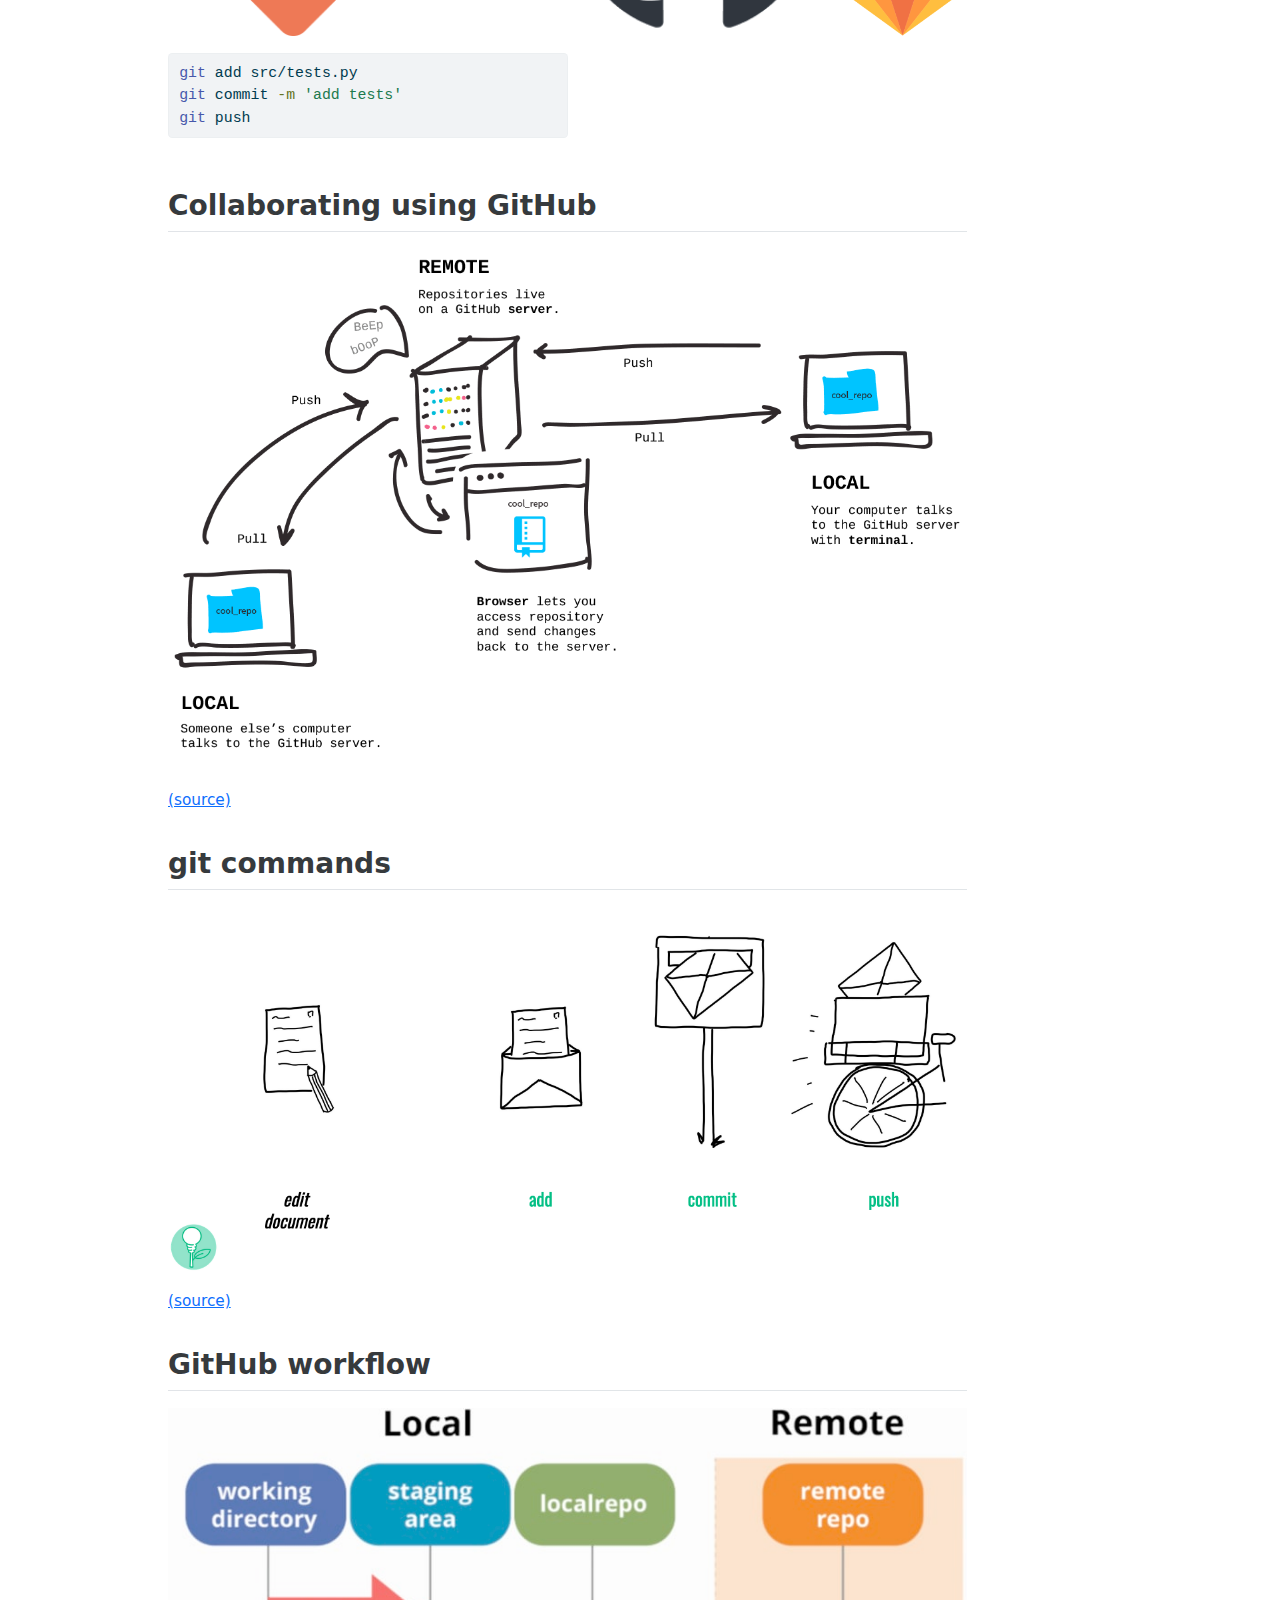
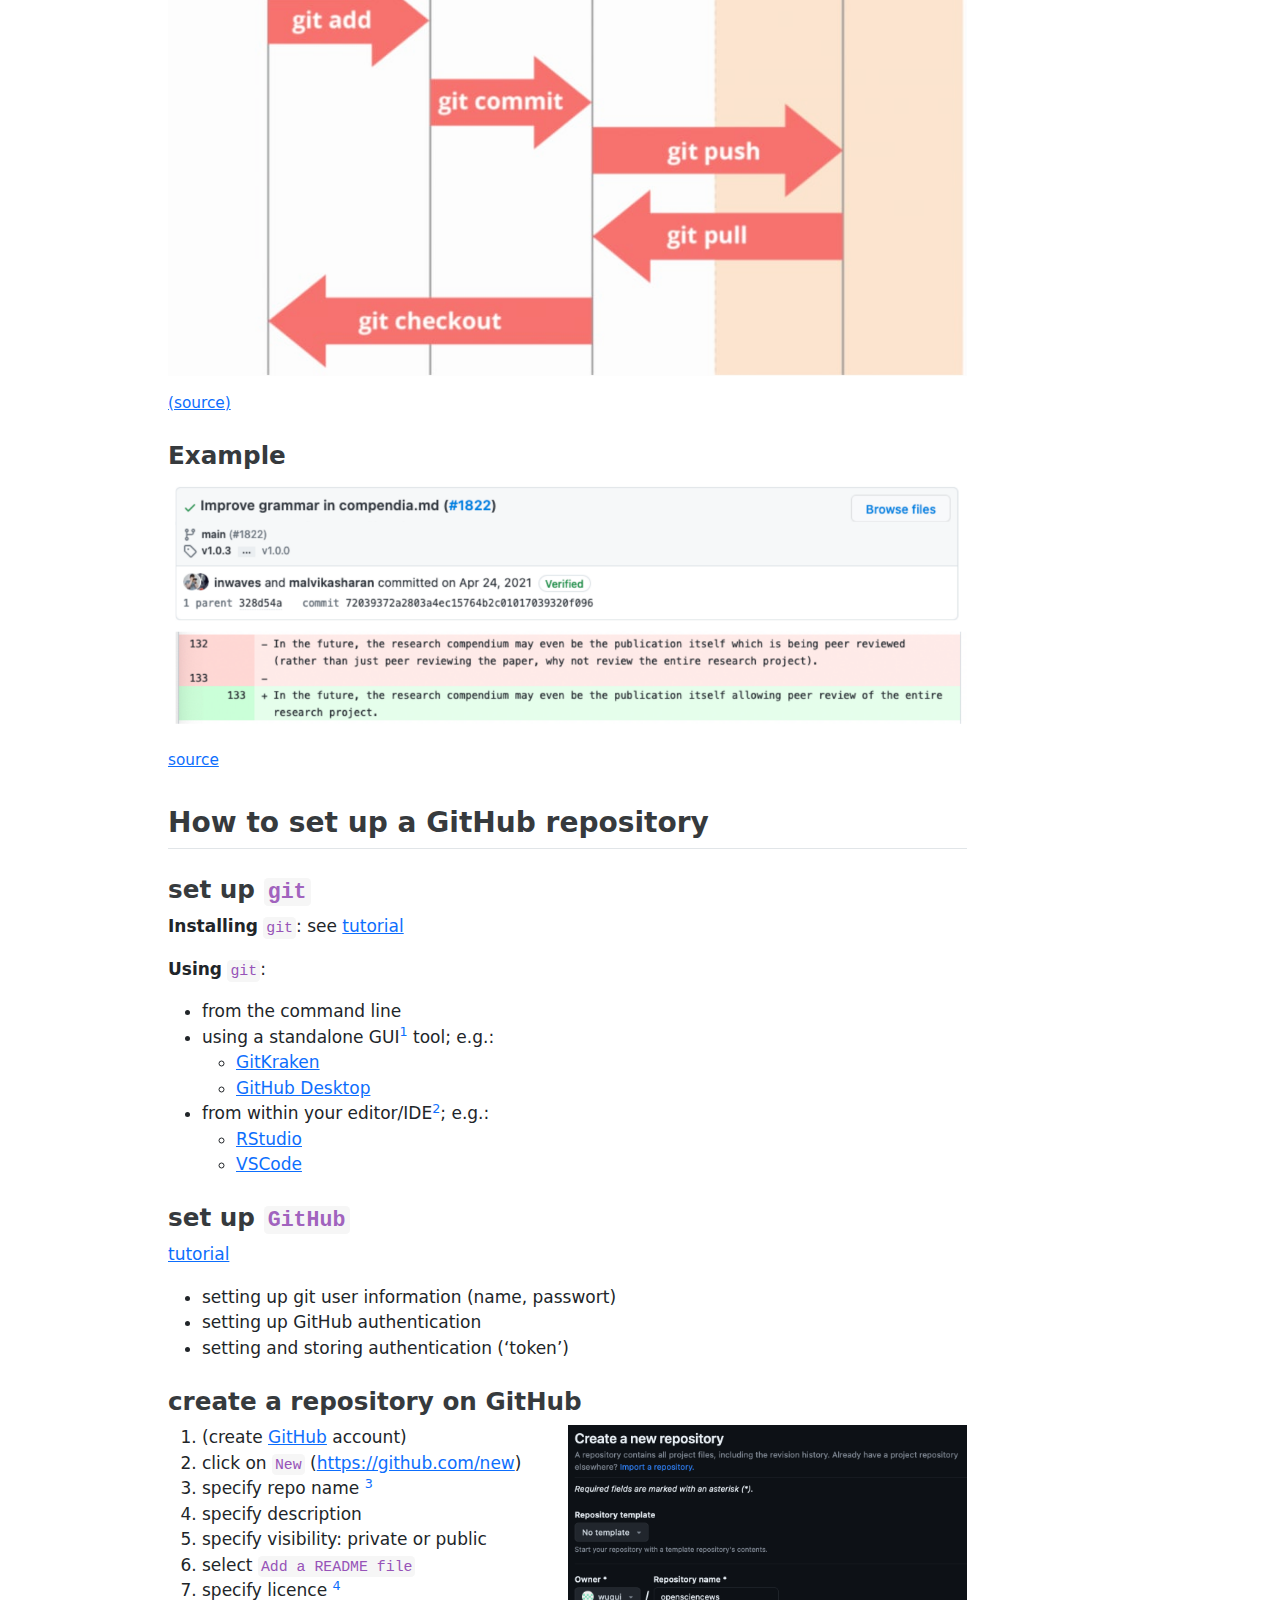
<file: docs/opensciws_website.html>
<!DOCTYPE html>
<html xmlns="http://www.w3.org/1999/xhtml" lang="en" xml:lang="en"><head>

<meta charset="utf-8">
<meta name="generator" content="quarto-1.3.450">

<meta name="viewport" content="width=device-width, initial-scale=1.0, user-scalable=yes">

<meta name="author" content="Quirin Würschinger">
<meta name="dcterms.date" content="2023-10-19">

<title>| Open Science and | Research Software Engineering</title>
<style>
code{white-space: pre-wrap;}
span.smallcaps{font-variant: small-caps;}
div.columns{display: flex; gap: min(4vw, 1.5em);}
div.column{flex: auto; overflow-x: auto;}
div.hanging-indent{margin-left: 1.5em; text-indent: -1.5em;}
ul.task-list{list-style: none;}
ul.task-list li input[type="checkbox"] {
  width: 0.8em;
  margin: 0 0.8em 0.2em -1em; /* quarto-specific, see https://github.com/quarto-dev/quarto-cli/issues/4556 */ 
  vertical-align: middle;
}
/* CSS for syntax highlighting */
pre > code.sourceCode { white-space: pre; position: relative; }
pre > code.sourceCode > span { display: inline-block; line-height: 1.25; }
pre > code.sourceCode > span:empty { height: 1.2em; }
.sourceCode { overflow: visible; }
code.sourceCode > span { color: inherit; text-decoration: inherit; }
div.sourceCode { margin: 1em 0; }
pre.sourceCode { margin: 0; }
@media screen {
div.sourceCode { overflow: auto; }
}
@media print {
pre > code.sourceCode { white-space: pre-wrap; }
pre > code.sourceCode > span { text-indent: -5em; padding-left: 5em; }
}
pre.numberSource code
  { counter-reset: source-line 0; }
pre.numberSource code > span
  { position: relative; left: -4em; counter-increment: source-line; }
pre.numberSource code > span > a:first-child::before
  { content: counter(source-line);
    position: relative; left: -1em; text-align: right; vertical-align: baseline;
    border: none; display: inline-block;
    -webkit-touch-callout: none; -webkit-user-select: none;
    -khtml-user-select: none; -moz-user-select: none;
    -ms-user-select: none; user-select: none;
    padding: 0 4px; width: 4em;
  }
pre.numberSource { margin-left: 3em;  padding-left: 4px; }
div.sourceCode
  {   }
@media screen {
pre > code.sourceCode > span > a:first-child::before { text-decoration: underline; }
}
</style>


<script src="site_libs/quarto-nav/quarto-nav.js"></script>
<script src="site_libs/clipboard/clipboard.min.js"></script>
<script src="site_libs/quarto-search/autocomplete.umd.js"></script>
<script src="site_libs/quarto-search/fuse.min.js"></script>
<script src="site_libs/quarto-search/quarto-search.js"></script>
<meta name="quarto:offset" content="./">
<script src="site_libs/quarto-html/quarto.js"></script>
<script src="site_libs/quarto-html/popper.min.js"></script>
<script src="site_libs/quarto-html/tippy.umd.min.js"></script>
<script src="site_libs/quarto-html/anchor.min.js"></script>
<link href="site_libs/quarto-html/tippy.css" rel="stylesheet">
<link href="site_libs/quarto-html/quarto-syntax-highlighting.css" rel="stylesheet" id="quarto-text-highlighting-styles">
<script src="site_libs/bootstrap/bootstrap.min.js"></script>
<link href="site_libs/bootstrap/bootstrap-icons.css" rel="stylesheet">
<link href="site_libs/bootstrap/bootstrap.min.css" rel="stylesheet" id="quarto-bootstrap" data-mode="light">
<script id="quarto-search-options" type="application/json">{
  "location": "sidebar",
  "copy-button": false,
  "collapse-after": 3,
  "panel-placement": "start",
  "type": "textbox",
  "limit": 20,
  "language": {
    "search-no-results-text": "No results",
    "search-matching-documents-text": "matching documents",
    "search-copy-link-title": "Copy link to search",
    "search-hide-matches-text": "Hide additional matches",
    "search-more-match-text": "more match in this document",
    "search-more-matches-text": "more matches in this document",
    "search-clear-button-title": "Clear",
    "search-detached-cancel-button-title": "Cancel",
    "search-submit-button-title": "Submit",
    "search-label": "Search"
  }
}</script>


<link rel="stylesheet" href="website.css">
</head>

<body>

<div id="quarto-search-results"></div>
<!-- content -->
<div id="quarto-content" class="quarto-container page-columns page-rows-contents page-layout-article">
<!-- sidebar -->
<!-- margin-sidebar -->
    <div id="quarto-margin-sidebar" class="sidebar margin-sidebar">
        <nav id="TOC" role="doc-toc" class="toc-active">
    <h2 id="toc-title">On this page</h2>
   
  <ul>
  <li><a href="#introduction" id="toc-introduction" class="nav-link active" data-scroll-target="#introduction">Introduction</a>
  <ul class="collapse">
  <li><a href="#whoami" id="toc-whoami" class="nav-link" data-scroll-target="#whoami">&gt; <code>whoami</code></a></li>
  <li><a href="#workshop-materials" id="toc-workshop-materials" class="nav-link" data-scroll-target="#workshop-materials">Workshop materials</a></li>
  <li><a href="#open-open-science-workshop" id="toc-open-open-science-workshop" class="nav-link" data-scroll-target="#open-open-science-workshop"><code>Open</code> Open Science workshop</a></li>
  <li><a href="#time-table" id="toc-time-table" class="nav-link" data-scroll-target="#time-table">Time table</a></li>
  <li><a href="#addressing-different-backgrounds-and-goals" id="toc-addressing-different-backgrounds-and-goals" class="nav-link" data-scroll-target="#addressing-different-backgrounds-and-goals">Addressing different backgrounds and goals</a>
  <ul class="collapse">
  <li><a href="#backgrounds-and-interests" id="toc-backgrounds-and-interests" class="nav-link" data-scroll-target="#backgrounds-and-interests">Backgrounds and interests</a></li>
  <li><a href="#survey-main-interests" id="toc-survey-main-interests" class="nav-link" data-scroll-target="#survey-main-interests">Survey: main interests</a></li>
  <li><a href="#who-are-you" id="toc-who-are-you" class="nav-link" data-scroll-target="#who-are-you">Who are you?</a></li>
  </ul></li>
  </ul></li>
  <li><a href="#open-science-principles" id="toc-open-science-principles" class="nav-link" data-scroll-target="#open-science-principles">Open Science principles</a>
  <ul class="collapse">
  <li><a href="#what-is-open-science" id="toc-what-is-open-science" class="nav-link" data-scroll-target="#what-is-open-science">What is Open Science?</a></li>
  <li><a href="#why-should-we-do-open-science" id="toc-why-should-we-do-open-science" class="nav-link" data-scroll-target="#why-should-we-do-open-science">Why should we do Open Science?</a></li>
  <li><a href="#principles-of-open-science" id="toc-principles-of-open-science" class="nav-link" data-scroll-target="#principles-of-open-science">Principles of Open Science</a></li>
  <li><a href="#open-science-lifecycle" id="toc-open-science-lifecycle" class="nav-link" data-scroll-target="#open-science-lifecycle">Open Science lifecycle</a></li>
  <li><a href="#roles-in-open-science" id="toc-roles-in-open-science" class="nav-link" data-scroll-target="#roles-in-open-science">Roles in Open Science</a></li>
  <li><a href="#who-profits-from-open-science" id="toc-who-profits-from-open-science" class="nav-link" data-scroll-target="#who-profits-from-open-science">Who profits from Open Science?</a></li>
  <li><a href="#what-is-open-science-to-you" id="toc-what-is-open-science-to-you" class="nav-link" data-scroll-target="#what-is-open-science-to-you">What is Open Science to you?</a></li>
  <li><a href="#learning-outcomes" id="toc-learning-outcomes" class="nav-link" data-scroll-target="#learning-outcomes">Learning outcomes</a></li>
  </ul></li>
  <li><a href="#version-control" id="toc-version-control" class="nav-link" data-scroll-target="#version-control">Version control</a>
  <ul class="collapse">
  <li><a href="#why-use-version-control" id="toc-why-use-version-control" class="nav-link" data-scroll-target="#why-use-version-control">Why use version control?</a></li>
  <li><a href="#git-and-githubgitlab" id="toc-git-and-githubgitlab" class="nav-link" data-scroll-target="#git-and-githubgitlab">git and GitHub/GitLab</a></li>
  <li><a href="#collaborating-using-github" id="toc-collaborating-using-github" class="nav-link" data-scroll-target="#collaborating-using-github">Collaborating using GitHub</a></li>
  <li><a href="#git-commands" id="toc-git-commands" class="nav-link" data-scroll-target="#git-commands">git commands</a></li>
  <li><a href="#github-workflow" id="toc-github-workflow" class="nav-link" data-scroll-target="#github-workflow">GitHub workflow</a>
  <ul class="collapse">
  <li><a href="#example" id="toc-example" class="nav-link" data-scroll-target="#example">Example</a></li>
  </ul></li>
  <li><a href="#how-to-set-up-a-github-repository" id="toc-how-to-set-up-a-github-repository" class="nav-link" data-scroll-target="#how-to-set-up-a-github-repository">How to set up a GitHub repository</a>
  <ul class="collapse">
  <li><a href="#set-up-git" id="toc-set-up-git" class="nav-link" data-scroll-target="#set-up-git">set up <code>git</code></a></li>
  <li><a href="#set-up-github" id="toc-set-up-github" class="nav-link" data-scroll-target="#set-up-github">set up <code>GitHub</code></a></li>
  <li><a href="#create-a-repository-on-github" id="toc-create-a-repository-on-github" class="nav-link" data-scroll-target="#create-a-repository-on-github">create a repository on GitHub</a></li>
  <li><a href="#clone-repositories" id="toc-clone-repositories" class="nav-link" data-scroll-target="#clone-repositories"><code>clone</code> repositories</a></li>
  <li><a href="#adding-commiting-and-pushing-changes" id="toc-adding-commiting-and-pushing-changes" class="nav-link" data-scroll-target="#adding-commiting-and-pushing-changes"><code>add</code>ing, <code>commit</code>ing, and <code>push</code>ing changes</a></li>
  </ul></li>
  </ul></li>
  <li><a href="#project-structure" id="toc-project-structure" class="nav-link" data-scroll-target="#project-structure">Project structure</a>
  <ul class="collapse">
  <li><a href="#file-names" id="toc-file-names" class="nav-link" data-scroll-target="#file-names">File names</a></li>
  <li><a href="#file-structure" id="toc-file-structure" class="nav-link" data-scroll-target="#file-structure">File structure</a></li>
  <li><a href="#practice-project-management" id="toc-practice-project-management" class="nav-link" data-scroll-target="#practice-project-management">Practice: project management</a></li>
  </ul></li>
  <li><a href="#code" id="toc-code" class="nav-link" data-scroll-target="#code">Code</a>
  <ul class="collapse">
  <li><a href="#reproducibility" id="toc-reproducibility" class="nav-link" data-scroll-target="#reproducibility">Reproducibility</a>
  <ul class="collapse">
  <li><a href="#reproducibility-crisis" id="toc-reproducibility-crisis" class="nav-link" data-scroll-target="#reproducibility-crisis">Reproducibility (crisis)</a></li>
  <li><a href="#reproducibility-et-al." id="toc-reproducibility-et-al." class="nav-link" data-scroll-target="#reproducibility-et-al.">Reproducibility et al.</a></li>
  <li><a href="#the-quality-of-tools" id="toc-the-quality-of-tools" class="nav-link" data-scroll-target="#the-quality-of-tools">The quality of tools</a></li>
  </ul></li>
  <li><a href="#testing-code" id="toc-testing-code" class="nav-link" data-scroll-target="#testing-code">Testing code</a>
  <ul class="collapse">
  <li><a href="#why-we-should-test-code" id="toc-why-we-should-test-code" class="nav-link" data-scroll-target="#why-we-should-test-code">Why we should test code</a></li>
  <li><a href="#professional-testing" id="toc-professional-testing" class="nav-link" data-scroll-target="#professional-testing">Professional testing</a></li>
  <li><a href="#types-of-tests" id="toc-types-of-tests" class="nav-link" data-scroll-target="#types-of-tests">Types of tests</a></li>
  <li><a href="#testing-example" id="toc-testing-example" class="nav-link" data-scroll-target="#testing-example">Testing example</a></li>
  </ul></li>
  <li><a href="#documenting-code" id="toc-documenting-code" class="nav-link" data-scroll-target="#documenting-code">Documenting code</a>
  <ul class="collapse">
  <li><a href="#literate-programming" id="toc-literate-programming" class="nav-link" data-scroll-target="#literate-programming">Literate programming</a></li>
  <li><a href="#notebooks" id="toc-notebooks" class="nav-link" data-scroll-target="#notebooks">Notebooks</a></li>
  <li><a href="#example-using-nbdev-for-python" id="toc-example-using-nbdev-for-python" class="nav-link" data-scroll-target="#example-using-nbdev-for-python">Example using <code>nbdev</code> for Python</a></li>
  <li><a href="#literate-testing-with-nbdev" id="toc-literate-testing-with-nbdev" class="nav-link" data-scroll-target="#literate-testing-with-nbdev">Literate testing with <code>nbdev</code></a></li>
  <li><a href="#additional-benefits-of-nbdev" id="toc-additional-benefits-of-nbdev" class="nav-link" data-scroll-target="#additional-benefits-of-nbdev">Additional benefits of <code>nbdev</code></a></li>
  <li><a href="#r-quarto-and-rmarkdown" id="toc-r-quarto-and-rmarkdown" class="nav-link" data-scroll-target="#r-quarto-and-rmarkdown">R: Quarto and RMarkdown</a></li>
  </ul></li>
  <li><a href="#licensing" id="toc-licensing" class="nav-link" data-scroll-target="#licensing">Licensing</a></li>
  </ul></li>
  <li><a href="#data-and-methods" id="toc-data-and-methods" class="nav-link" data-scroll-target="#data-and-methods">Data and methods</a>
  <ul class="collapse">
  <li><a href="#diversity-in-data-and-methods" id="toc-diversity-in-data-and-methods" class="nav-link" data-scroll-target="#diversity-in-data-and-methods">Diversity in data and methods</a></li>
  <li><a href="#reasons-to-share-your-data" id="toc-reasons-to-share-your-data" class="nav-link" data-scroll-target="#reasons-to-share-your-data">Reasons to share your data</a></li>
  <li><a href="#fair-data" id="toc-fair-data" class="nav-link" data-scroll-target="#fair-data">FAIR data</a></li>
  <li><a href="#how-to-share-your-data" id="toc-how-to-share-your-data" class="nav-link" data-scroll-target="#how-to-share-your-data">How to share your data</a></li>
  <li><a href="#sharing-social-media-data" id="toc-sharing-social-media-data" class="nav-link" data-scroll-target="#sharing-social-media-data">Sharing social media data</a></li>
  <li><a href="#the-case-of-twitter" id="toc-the-case-of-twitter" class="nav-link" data-scroll-target="#the-case-of-twitter">The case of Twitter</a></li>
  <li><a href="#group-work" id="toc-group-work" class="nav-link" data-scroll-target="#group-work">Group work</a></li>
  </ul></li>
  <li><a href="#publishing" id="toc-publishing" class="nav-link" data-scroll-target="#publishing">Publishing</a>
  <ul class="collapse">
  <li><a href="#open-access" id="toc-open-access" class="nav-link" data-scroll-target="#open-access">Open access</a></li>
  <li><a href="#preregistration" id="toc-preregistration" class="nav-link" data-scroll-target="#preregistration">Preregistration</a>
  <ul class="collapse">
  <li><a href="#what-is-preregistration" id="toc-what-is-preregistration" class="nav-link" data-scroll-target="#what-is-preregistration">What is preregistration?</a></li>
  <li><a href="#the-preregistration-process" id="toc-the-preregistration-process" class="nav-link" data-scroll-target="#the-preregistration-process">The preregistration process</a></li>
  <li><a href="#avoiding-pitfalls-through-preregistration" id="toc-avoiding-pitfalls-through-preregistration" class="nav-link" data-scroll-target="#avoiding-pitfalls-through-preregistration">Avoiding pitfalls through preregistration</a></li>
  </ul></li>
  <li><a href="#outlets" id="toc-outlets" class="nav-link" data-scroll-target="#outlets">Outlets</a></li>
  </ul></li>
  <li><a href="#authoring" id="toc-authoring" class="nav-link" data-scroll-target="#authoring">Authoring</a>
  <ul class="collapse">
  <li><a href="#plain-text-authoring" id="toc-plain-text-authoring" class="nav-link" data-scroll-target="#plain-text-authoring">Plain text authoring</a></li>
  <li><a href="#markdown-syntax" id="toc-markdown-syntax" class="nav-link" data-scroll-target="#markdown-syntax">Markdown syntax</a></li>
  <li><a href="#benefits-of-markdown" id="toc-benefits-of-markdown" class="nav-link" data-scroll-target="#benefits-of-markdown">Benefits of Markdown</a></li>
  <li><a href="#quarto" id="toc-quarto" class="nav-link" data-scroll-target="#quarto">Quarto</a>
  <ul class="collapse">
  <li><a href="#multi-purpose-publishing" id="toc-multi-purpose-publishing" class="nav-link" data-scroll-target="#multi-purpose-publishing">Multi-purpose publishing</a></li>
  <li><a href="#code-1" id="toc-code-1" class="nav-link" data-scroll-target="#code-1">Code</a></li>
  <li><a href="#multi-format-publishing" id="toc-multi-format-publishing" class="nav-link" data-scroll-target="#multi-format-publishing">Multi-format publishing</a></li>
  </ul></li>
  <li><a href="#demo" id="toc-demo" class="nav-link" data-scroll-target="#demo">Demo</a></li>
  <li><a href="#authoring-a-quarto-document" id="toc-authoring-a-quarto-document" class="nav-link" data-scroll-target="#authoring-a-quarto-document">Authoring a Quarto document</a></li>
  </ul></li>
  <li><a href="#recap-open-issues-feedback" id="toc-recap-open-issues-feedback" class="nav-link" data-scroll-target="#recap-open-issues-feedback">Recap, open issues, feedback</a></li>
  </ul>
<div class="quarto-alternate-formats"><h2>Other Formats</h2><ul><li><a href="opensciws_slides.html"><i class="bi bi-file-slides"></i>RevealJS</a></li></ul></div></nav>
    </div>
<!-- main -->
<main class="content" id="quarto-document-content">

<header id="title-block-header" class="quarto-title-block default">
<div class="quarto-title">
<h1 class="title"><p>Open Science and<br>
Research Software Engineering</p></h1>
<p class="subtitle lead"></p><p>Workshop<br>
Center for Advanced Internet Studies (CAIS)</p><p></p>
</div>


<div class="quarto-title-meta-author">
  <div class="quarto-title-meta-heading">Author</div>
  <div class="quarto-title-meta-heading">Affiliation</div>
  
    <div class="quarto-title-meta-contents">
    <p class="author">Quirin Würschinger </p>
  </div>
    <div class="quarto-title-meta-contents">
        <p class="affiliation">
            LMU Munich
          </p>
      </div>
    </div>

<div class="quarto-title-meta">

      
    <div>
    <div class="quarto-title-meta-heading">Published</div>
    <div class="quarto-title-meta-contents">
      <p class="date">October 19, 2023</p>
    </div>
  </div>
  
    
  </div>
  

</header>

<section id="introduction" class="level1">
<h1>Introduction</h1>
<hr>
<section id="whoami" class="level2">
<h2 class="anchored" data-anchor-id="whoami">&gt; <code>whoami</code></h2>
<div class="tiny">
<div class="columns">
<div class="column" style="width:80%;">
<p>Quirin Würschinger<br>
<a href="mailto:q.wuerschinger@lmu.de">q.wuerschinger@lmu.de</a><br>
Wissenschaftlicher Mitarbeiter and PostDoc in (computational) linguistics<br>
LMU Munich</p>
</div><div class="column" style="width:20%;">
<div class="quarto-figure quarto-figure-right">
<figure class="figure">
<p><img src="att/qw.png" height="150" class="figure-img"></p>
</figure>
</div>
</div>
</div>
<div class="columns">
<div class="column" style="width:50%;">
<p><strong>Current work</strong></p>
<ul>
<li><strong>research</strong>
<ul>
<li>lexical innovation on the web and in social networks</li>
<li>variation and change in language use and social polarization in social networks</li>
<li>using Large Language Models (LLMs) like ChatGPT for research in linguistics and social science.</li>
</ul></li>
<li><strong>teaching</strong>: corpus linguistics and research methodology</li>
</ul>
</div><div class="column" style="width:50%;">
<p><strong>Promoting Open Science in (computational) linguistics at LMU</strong></p>
<ul>
<li>teaching and applying reproducible corpuslinguistic methods</li>
<li>creating and sharing corpora among researchers and students</li>
</ul>
</div>
</div>
</div>
<hr>
</section>
<section id="workshop-materials" class="level2">
<h2 class="anchored" data-anchor-id="workshop-materials">Workshop materials</h2>
<dl>
<dt>GitHub repository</dt>
<dd>
<a href="https://github.com/wuqui/opensciws" class="uri">https://github.com/wuqui/opensciws</a>
</dd>
<dt>slides</dt>
<dd>
<a href="https://wuqui.github.io/opensciws/opensciws_slides.html" class="uri">https://wuqui.github.io/opensciws/opensciws_slides.html</a>
</dd>
<dt>website version</dt>
<dd>
<a href="https://wuqui.github.io/opensciws/opensciws_website.html" class="uri">https://wuqui.github.io/opensciws/opensciws_website.html</a>
</dd>
</dl>
<hr>
</section>
<section id="open-open-science-workshop" class="level2">
<h2 class="anchored" data-anchor-id="open-open-science-workshop"><code>Open</code> Open Science workshop</h2>
<p>Focus on …</p>
<ul>
<li>ask questions</li>
<li>discuss</li>
<li>apply and practice</li>
<li>collaborate</li>
</ul>
<hr>
</section>
<section id="time-table" class="level2">
<h2 class="anchored" data-anchor-id="time-table">Time table</h2>
<div class="tiny">
<table class="table">
<thead>
<tr class="header">
<th>Topic</th>
<th>Start</th>
<th>End</th>
</tr>
</thead>
<tbody>
<tr class="odd">
<td>intro</td>
<td>09:00</td>
<td></td>
</tr>
<tr class="even">
<td>Open Science principles</td>
<td></td>
<td>10:30</td>
</tr>
<tr class="odd">
<td>~</td>
<td></td>
<td></td>
</tr>
<tr class="even">
<td>version control</td>
<td>10:50</td>
<td></td>
</tr>
<tr class="odd">
<td>project structure</td>
<td></td>
<td>12:00</td>
</tr>
<tr class="even">
<td>~</td>
<td></td>
<td></td>
</tr>
<tr class="odd">
<td>code</td>
<td>13:15</td>
<td></td>
</tr>
<tr class="even">
<td>data and methods</td>
<td></td>
<td>14:40</td>
</tr>
<tr class="odd">
<td>~</td>
<td></td>
<td></td>
</tr>
<tr class="even">
<td>publishing</td>
<td>15:00</td>
<td></td>
</tr>
<tr class="odd">
<td>authoring</td>
<td></td>
<td>15:25</td>
</tr>
<tr class="even">
<td>recap, open issues, feedback</td>
<td>16:00</td>
<td>16:30</td>
</tr>
</tbody>
</table>
</div>
<hr>
</section>
<section id="addressing-different-backgrounds-and-goals" class="level2">
<h2 class="anchored" data-anchor-id="addressing-different-backgrounds-and-goals">Addressing different backgrounds and goals</h2>
<hr>
<section id="backgrounds-and-interests" class="level3">
<h3 class="anchored" data-anchor-id="backgrounds-and-interests">Backgrounds and interests</h3>
<p>CAIS: Forschung zu Digitalisierung und Digitale Gesellschaft</p>
<div class="columns smallest">
<div class="column" style="width:50%;">
<p><strong>research fiels</strong></p>
<ul>
<li>education and pedagogy</li>
<li>political science</li>
<li>sociology</li>
<li>communications studies</li>
<li>…</li>
</ul>
</div><div class="column" style="width:50%;">
<p><strong>data and methods</strong></p>
<ul>
<li>qualitative interviews</li>
<li>text analysis</li>
<li>quantitative surveys</li>
<li>experimental designs</li>
<li>social media studies</li>
<li>…</li>
</ul>
</div>
</div>
<hr>
</section>
<section id="survey-main-interests" class="level3">
<h3 class="anchored" data-anchor-id="survey-main-interests">Survey: main interests</h3>
<div class="smallest">
<ul>
<li>reproducible workflows
<ul>
<li>managing files and folders</li>
<li>programming with Python and R</li>
<li>plain text authoring</li>
</ul></li>
<li>data and methods
<ul>
<li>text analysis</li>
<li>social media analysis</li>
<li>questionnaires</li>
</ul></li>
<li>publishing
<ul>
<li>sharing data and code</li>
<li>authoring papers</li>
</ul></li>
</ul>
</div>
<hr>
</section>
<section id="who-are-you" class="level3">
<h3 class="anchored" data-anchor-id="who-are-you">Who are you?</h3>
<p>Please briefly introduce yourself …</p>
<div class="smaller">
<div class="columns">
<div class="column" style="width:60%;">
<ol type="1">
<li>name</li>
<li>place and position</li>
<li>your research interest in about 3 sentences for someone outside your field</li>
</ol>
</div><div class="column" style="width:40%;">
<div class="quarto-figure quarto-figure-center">
<figure class="figure">
<p><img src="att/dance-your-phd.png" class="img-fluid figure-img"></p>
<figcaption class="figure-caption"><a href="https://www.science.org/do/10.1126/science.adh5473/abs/_20230313_on_dance_your_phd_4.jpg">Dance your PhD</a></figcaption>
</figure>
</div>
</div>
</div>
</div>
<hr>
</section>
</section>
</section>
<section id="open-science-principles" class="level1">
<h1>Open Science principles</h1>
<hr>
<section id="what-is-open-science" class="level2">
<h2 class="anchored" data-anchor-id="what-is-open-science">What is Open Science?</h2>
<p><img src="att/what-is-open-science.png" class="img-fluid"></p>
<hr>
</section>
<section id="why-should-we-do-open-science" class="level2">
<h2 class="anchored" data-anchor-id="why-should-we-do-open-science">Why should we do Open Science?</h2>
<div class="quarto-figure quarto-figure-center">
<figure class="figure">
<p><img src="att/most-science-is-wrong.png" class="img-fluid figure-img"></p>
<figcaption class="figure-caption"><a href="https://docs.google.com/presentation/d/1Ae85nKcTAkr-omlTZopN04yV-lPBZJjX9kPMVUlBRVo/edit#slide=id.gfe5b481e28_0_8">source</a></figcaption>
</figure>
</div>
<div class="notes">
<ul>
<li>dataset/sample size</li>
<li>effect sizes</li>
<li>selection/number of relationships</li>
<li>flexibility in design</li>
<li>financial interests</li>
<li>hype around topic/field</li>
</ul>
</div>
<hr>
<p>What are the reasons why science can go wrong?</p>
<hr>
<div class="quarto-figure quarto-figure-center">
<figure class="figure">
<p><img src="att/factors-irreproducible-research.png" class="img-fluid figure-img"></p>
<figcaption class="figure-caption"><a href="https://ascl.net/wordpress/wp-content/uploads/2014/01/reproducibility-graphic-online4-e1465141765559.jpg">source</a></figcaption>
</figure>
</div>
<hr>
<div class="quarto-figure quarto-figure-center">
<figure class="figure">
<p><img src="att/p-hacking.png" class="img-fluid figure-img"></p>
<figcaption class="figure-caption"><a href="https://projects.fivethirtyeight.com/p-hacking/">source</a></figcaption>
</figure>
</div>
<hr>
<div class="quarto-figure quarto-figure-center">
<figure class="figure">
<p><img src="att/scientists-mostly-hackers.png" class="img-fluid figure-img"></p>
<figcaption class="figure-caption"><a href="https://www.youtube.com/watch?v=zwRdO9_GGhY">Richard McElreath: <em>Science as Amateur Software Development</em></a></figcaption>
</figure>
</div>
<hr>
<div class="quarto-figure quarto-figure-center">
<figure class="figure">
<p><img src="att/skills-to-pay-the-bills.png" class="img-fluid figure-img"></p>
<figcaption class="figure-caption"><a href="https://www.youtube.com/watch?v=zwRdO9_GGhY">source</a></figcaption>
</figure>
</div>
<hr>
</section>
<section id="principles-of-open-science" class="level2">
<h2 class="anchored" data-anchor-id="principles-of-open-science">Principles of Open Science</h2>
<div class="quarto-figure quarto-figure-center">
<figure class="figure">
<p><img src="att/open-science-principles.png" class="img-fluid figure-img"></p>
<figcaption class="figure-caption"><a href="https://www.cos.io/open-science">Center for Open Science</a></figcaption>
</figure>
</div>
<div class="notes">
<p>09:20</p>
</div>
<hr>
</section>
<section id="open-science-lifecycle" class="level2">
<h2 class="anchored" data-anchor-id="open-science-lifecycle">Open Science lifecycle</h2>
<div class="quarto-figure quarto-figure-center">
<figure class="figure">
<p><img src="att/open-science-lifecycle.png" class="img-fluid figure-img"></p>
<figcaption class="figure-caption"><a href="https://www.cos.io/open-science">Center for Open Science</a></figcaption>
</figure>
</div>
<hr>
</section>
<section id="roles-in-open-science" class="level2">
<h2 class="anchored" data-anchor-id="roles-in-open-science">Roles in Open Science</h2>
<div class="smallest">
<dl>
<dt>Funders</dt>
<dd>
make open science part of the selection process, and conditions for grantees conducting research.
</dd>
<dt>Publishers</dt>
<dd>
make open science part of the review process, and conditions for articles published in their journals.
</dd>
<dt>Institutions</dt>
<dd>
make open science part of academic training, and part of the selection process for research positions and evaluation for advancement and promotion.
</dd>
<dt>Societies</dt>
<dd>
make open science part of their awards, events, and scholarly norms.
</dd>
<dt>Researchers</dt>
<dd>
enact open science in their work and advocate for broader adoption in their communities.
</dd>
</dl>
<p>(<a href="https://www.cos.io/open-science">Center for Open Science</a>)</p>
</div>
<hr>
</section>
<section id="who-profits-from-open-science" class="level2">
<h2 class="anchored" data-anchor-id="who-profits-from-open-science">Who profits from Open Science?</h2>
<div class="quarto-figure quarto-figure-center">
<figure class="figure">
<p><img src="att/public-money.png" class="img-fluid figure-img"></p>
<figcaption class="figure-caption"><a href="https://docs.google.com/presentation/d/1Ae85nKcTAkr-omlTZopN04yV-lPBZJjX9kPMVUlBRVo/edit#slide=id.gfe5b481e28_0_22">source</a></figcaption>
</figure>
</div>
<hr>
</section>
<section id="what-is-open-science-to-you" class="level2">
<h2 class="anchored" data-anchor-id="what-is-open-science-to-you">What is Open Science to you?</h2>
<p>What do you find interesting, important, or attractive about Open Science?</p>
<p><a href="https://tinyurl.com/opnsci" class="uri">https://tinyurl.com/opnsci</a></p>
<p><img src="whiteboard/what-is-open-science-to-you.png" class="img-fluid"></p>
<div class="notes">
<p>09:50</p>
</div>
<hr>
</section>
<section id="learning-outcomes" class="level2">
<h2 class="anchored" data-anchor-id="learning-outcomes">Learning outcomes</h2>
<p><img src="att/learning-outcomes.png" class="img-fluid"></p>
<hr>
<p>::: {.content-visible when-format=“revealjs”} # Implementing an open and reproducible workflow</p>
<ol type="1">
<li>version control</li>
<li>project structure</li>
<li>code</li>
<li>data and methods</li>
<li>authoring</li>
<li>publishing</li>
</ol>
</section>
</section>
<section id="version-control" class="level1">
<h1>Version control</h1>
<hr>
<section id="why-use-version-control" class="level2">
<h2 class="anchored" data-anchor-id="why-use-version-control">Why use version control?</h2>
<div class="columns">
<div class="column" style="width:40%;">
<p><img src="att/paper-file-names.png" class="img-fluid"></p>
</div><div class="column" style="width:60%;">
<p><img src="att/revision-email.png" class="img-fluid"></p>
</div>
</div>
<div class="smallest">
<p><a href="https://docs.google.com/presentation/d/1Ae85nKcTAkr-omlTZopN04yV-lPBZJjX9kPMVUlBRVo/edit#slide=id.g23ae9873052_7_56">source</a></p>
</div>
<hr>
<div class="quarto-figure quarto-figure-center">
<figure class="figure">
<p><img src="att/version-control-multiple-users.png" class="img-fluid figure-img"></p>
<figcaption class="figure-caption"><a href="https://technicalwriterhq.com/documentation/document-control/document-version-control/">source</a></figcaption>
</figure>
</div>
<hr>
<div class="quarto-figure quarto-figure-center">
<figure class="figure">
<p><img src="att/version-control-benefits.png" class="img-fluid figure-img"></p>
<figcaption class="figure-caption"><a href="https://technicalwriterhq.com/documentation/document-control/document-version-control/">source</a></figcaption>
</figure>
</div>
<hr>
</section>
<section id="git-and-githubgitlab" class="level2">
<h2 class="anchored" data-anchor-id="git-and-githubgitlab">git and GitHub/GitLab</h2>
<div class="columns r-fit-text">
<div class="column" style="width:50%;">
<dl>
<dt>git</dt>
<dd>
software on your machine
</dd>
</dl>
<p><img src="att/logo-git.png" height="250"></p>
<div class="sourceCode" id="cb1"><pre class="sourceCode sh code-with-copy"><code class="sourceCode bash"><span id="cb1-1"><a href="#cb1-1" aria-hidden="true" tabindex="-1"></a><span class="fu">git</span> add src/tests.py</span>
<span id="cb1-2"><a href="#cb1-2" aria-hidden="true" tabindex="-1"></a><span class="fu">git</span> commit <span class="at">-m</span> <span class="st">'add tests'</span></span>
<span id="cb1-3"><a href="#cb1-3" aria-hidden="true" tabindex="-1"></a><span class="fu">git</span> push</span></code><button title="Copy to Clipboard" class="code-copy-button"><i class="bi"></i></button></pre></div>
</div><div class="column" style="width:50%;">
<dl>
<dt>GitHub and GitLab</dt>
<dd>
services on a remote server
</dd>
</dl>
<div class="columns">
<div class="column" style="width:50%;">
<p><img src="att/logo-github.png" height="250"></p>
</div><div class="column" style="width:50%;">
<p><img src="att/logo-gitlab.png" height="250"></p>
</div>
</div>
</div>
</div>
<hr>
</section>
<section id="collaborating-using-github" class="level2">
<h2 class="anchored" data-anchor-id="collaborating-using-github">Collaborating using GitHub</h2>
<div class="quarto-figure quarto-figure-center">
<figure class="figure">
<p><img src="att/github-collaboration.png" class="img-fluid figure-img"></p>
<figcaption class="figure-caption"><a href="https://cdn.duzun.me/images/tips/git_remotes.png">(source)</a></figcaption>
</figure>
</div>
<hr>
</section>
<section id="git-commands" class="level2">
<h2 class="anchored" data-anchor-id="git-commands">git commands</h2>
<div class="quarto-figure quarto-figure-center">
<figure class="figure">
<p><img src="att/git-commands.png" class="img-fluid figure-img"></p>
<figcaption class="figure-caption"><a href="https://docs.google.com/presentation/d/1Ae85nKcTAkr-omlTZopN04yV-lPBZJjX9kPMVUlBRVo/edit#slide=id.g23ae9873052_7_266">(source)</a></figcaption>
</figure>
</div>
<hr>
</section>
<section id="github-workflow" class="level2">
<h2 class="anchored" data-anchor-id="github-workflow">GitHub workflow</h2>
<div class="quarto-figure quarto-figure-center">
<figure class="figure">
<p><img src="att/github-workflow.png" class="img-fluid figure-img"></p>
<figcaption class="figure-caption"><a href="https://dev.to/mollynem/git-github--workflow-fundamentals-5496">(source)</a></figcaption>
</figure>
</div>
<hr>
<section id="example" class="level3">
<h3 class="anchored" data-anchor-id="example">Example</h3>
<div class="quarto-figure quarto-figure-center">
<figure class="figure">
<p><img src="att/github-example-commit.png" class="img-fluid figure-img"></p>
<figcaption class="figure-caption"><a href="https://github.com/alan-turing-institute/the-turing-way/commit/72039372a2803a4ec15764b2c01017039320f096">source</a></figcaption>
</figure>
</div>
<hr>
</section>
</section>
<section id="how-to-set-up-a-github-repository" class="level2">
<h2 class="anchored" data-anchor-id="how-to-set-up-a-github-repository">How to set up a GitHub repository</h2>
<hr>
<section id="set-up-git" class="level3">
<h3 class="anchored" data-anchor-id="set-up-git">set up <code>git</code></h3>
<div class="smallest">
<p><strong>Installing</strong> <code>git</code>: see <a href="https://git-scm.com/book/en/v2/Getting-Started-Installing-Git">tutorial</a></p>
<p><strong>Using</strong> <code>git</code>:</p>
<ul>
<li>from the command line</li>
<li>using a standalone GUI<a href="#fn1" class="footnote-ref" id="fnref1" role="doc-noteref"><sup>1</sup></a> tool; e.g.:
<ul>
<li><a href="https://www.gitkraken.com/">GitKraken</a></li>
<li><a href="https://desktop.github.com/">GitHub Desktop</a></li>
</ul></li>
<li>from within your editor/IDE<a href="#fn2" class="footnote-ref" id="fnref2" role="doc-noteref"><sup>2</sup></a>; e.g.:
<ul>
<li><a href="https://posit.co/download/rstudio-desktop/">RStudio</a></li>
<li><a href="https://code.visualstudio.com/">VSCode</a></li>
</ul></li>
</ul>
</div>
<hr>
</section>
<section id="set-up-github" class="level3">
<h3 class="anchored" data-anchor-id="set-up-github">set up <code>GitHub</code></h3>
<p><a href="https://docs.github.com/en/get-started/quickstart/set-up-git">tutorial</a></p>
<ul>
<li>setting up git user information (name, passwort)</li>
<li>setting up GitHub authentication</li>
<li>setting and storing authentication (‘token’)</li>
</ul>
<hr>
</section>
<section id="create-a-repository-on-github" class="level3">
<h3 class="anchored" data-anchor-id="create-a-repository-on-github">create a repository on GitHub</h3>
<div class="columns smallest">
<div class="column" style="width:50%;">
<ol type="1">
<li>(create <a href="https://github.com/">GitHub</a> account)</li>
<li>click on <code>New</code> (<a href="https://github.com/new" class="uri">https://github.com/new</a>)</li>
<li>specify repo name <a href="#fn3" class="footnote-ref" id="fnref3" role="doc-noteref"><sup>3</sup></a></li>
<li>specify description</li>
<li>specify visibility: private or public</li>
<li>select <code>Add a README file</code></li>
<li>specify licence <a href="#fn4" class="footnote-ref" id="fnref4" role="doc-noteref"><sup>4</sup></a></li>
</ol>
</div><div class="column" style="width:50%;">
<!-- ![](att/git-create-repo.png) -->
<p><img src="att/git-create-repo-long.png" class="img-fluid"></p>
</div>
</div>
<hr>
</section>
<section id="clone-repositories" class="level3">
<h3 class="anchored" data-anchor-id="clone-repositories"><code>clone</code> repositories</h3>
<p>go to the folder where you want your project to live</p>
<p><img src="att/git-clone.png" class="img-fluid"></p>
<div class="sourceCode" id="cb2"><pre class="sourceCode sh code-with-copy"><code class="sourceCode bash"><span id="cb2-1"><a href="#cb2-1" aria-hidden="true" tabindex="-1"></a><span class="fu">git</span> clone https://github.com/wuqui/opensciws.git</span></code><button title="Copy to Clipboard" class="code-copy-button"><i class="bi"></i></button></pre></div>
<hr>
</section>
<section id="adding-commiting-and-pushing-changes" class="level3">
<h3 class="anchored" data-anchor-id="adding-commiting-and-pushing-changes"><code>add</code>ing, <code>commit</code>ing, and <code>push</code>ing changes</h3>
<div class="quarto-figure quarto-figure-center">
<figure class="figure">
<p><img src="att/git-commands.png" class="img-fluid figure-img"></p>
<figcaption class="figure-caption"><a href="https://docs.google.com/presentation/d/1Ae85nKcTAkr-omlTZopN04yV-lPBZJjX9kPMVUlBRVo/edit#slide=id.g23ae9873052_7_266">(source)</a></figcaption>
</figure>
</div>
<div class="sourceCode" id="cb3"><pre class="sourceCode sh code-with-copy"><code class="sourceCode bash"><span id="cb3-1"><a href="#cb3-1" aria-hidden="true" tabindex="-1"></a><span class="fu">git</span> add src/tests.py</span>
<span id="cb3-2"><a href="#cb3-2" aria-hidden="true" tabindex="-1"></a><span class="fu">git</span> commit <span class="at">-m</span> <span class="st">'add tests'</span></span>
<span id="cb3-3"><a href="#cb3-3" aria-hidden="true" tabindex="-1"></a><span class="fu">git</span> push</span></code><button title="Copy to Clipboard" class="code-copy-button"><i class="bi"></i></button></pre></div>
<hr>
</section>
</section>
</section>
<section id="project-structure" class="level1">
<h1>Project structure</h1>
<hr>
<div class="columns">
<div class="column" style="width:50%;">
<p><img src="att/genius-einstein.png" class="img-fluid"></p>
</div><div class="column" style="width:50%;">
<div class="quarto-figure quarto-figure-center">
<figure class="figure">
<p><img src="att/genius-trump.gif" class="img-fluid figure-img"></p>
<figcaption class="figure-caption"><a href="https://docs.google.com/presentation/d/1Ae85nKcTAkr-omlTZopN04yV-lPBZJjX9kPMVUlBRVo/edit#slide=id.g230f92d131c_0_86">source</a></figcaption>
</figure>
</div>
<p>Let’s not pretend we’re all geniuses …</p>
</div>
</div>
<hr>
<section id="file-names" class="level2">
<h2 class="anchored" data-anchor-id="file-names">File names</h2>
<p><img src="att/file-names.png" class="img-fluid"></p>
<div class="smallest">
<p>File names should be:</p>
<ul>
<li>machine-readable</li>
<li>human-readable</li>
<li>consistent</li>
<li>avoid non-ASCII characters (e.g.&nbsp;umlauts like ü, ä)</li>
<li>optional: play well with default ordering (e.g.&nbsp;include timestamps)</li>
</ul>
</div>
<hr>
</section>
<section id="file-structure" class="level2">
<h2 class="anchored" data-anchor-id="file-structure">File structure</h2>
<pre><code>.
├── analysis            &lt;- all things data analysis
│   └── src             &lt;- functions and other source files
├── comm
│   ├── internal-comm   &lt;- internal communication such as meeting notes
│   └── journal-comm    &lt;- communication with the journal, e.g. peer review
├── data
│   ├── data_clean      &lt;- clean version of the data
│   └── data_raw        &lt;- raw data (don't touch)
├── dissemination
│   ├── manuscripts
│   ├── posters
│   └── presentations
├── documentation       &lt;- documentation, e.g. data management plan
└── misc                &lt;- miscellaneous files that don't fit elsewhere
</code></pre>
<dl>
<dt>General principle</dt>
<dd>
keep the ‘inputs’ of your project/code (e.g.&nbsp;data) separate from its outputs (e.g.&nbsp;plots).
</dd>
</dl>
<hr>
</section>
<section id="practice-project-management" class="level2">
<h2 class="anchored" data-anchor-id="practice-project-management">Practice: project management</h2>
<p>You have until 11:50 h to work on either …</p>
<ol type="1">
<li>developing a project structure for your needs from scratch</li>
<li>refactoring/cleaning an existing project<a href="#fn5" class="footnote-ref" id="fnref5" role="doc-noteref"><sup>5</sup></a></li>
</ol>
<p>Optionally: set up version control via git/GitHub for this project.</p>
<hr>
<hr>
</section>
</section>
<section id="code" class="level1">
<h1>Code</h1>
<hr>
<section id="reproducibility" class="level2">
<h2 class="anchored" data-anchor-id="reproducibility">Reproducibility</h2>
<hr>
<section id="reproducibility-crisis" class="level3">
<h3 class="anchored" data-anchor-id="reproducibility-crisis">Reproducibility (crisis)</h3>
<div class="quarto-figure quarto-figure-center">
<figure class="figure">
<p><img src="att/reproducibility-numbers.png" class="img-fluid figure-img"></p>
<figcaption class="figure-caption"><a href="https://www.youtube.com/watch?v=zwRdO9_GGhY">source</a></figcaption>
</figure>
</div>
<hr>
</section>
<section id="reproducibility-et-al." class="level3">
<h3 class="anchored" data-anchor-id="reproducibility-et-al.">Reproducibility et al.</h3>
<div class="quarto-figure quarto-figure-center">
<figure class="figure">
<p><img src="att/reproducibility-matrix.png" class="img-fluid figure-img"></p>
<figcaption class="figure-caption"><a href="https://the-turing-way.netlify.app/reproducible-research/overview/overview-definitions.html">The Turing Way</a></figcaption>
</figure>
</div>
<p><img src="att/reproducibility-ruler.png" class="img-fluid"></p>
<div class="notes">
<p>interesting for student projects</p>
</div>
<hr>
</section>
<section id="the-quality-of-tools" class="level3">
<h3 class="anchored" data-anchor-id="the-quality-of-tools">The quality of tools</h3>
<div class="quarto-figure quarto-figure-center">
<figure class="figure">
<p><img src="att/excel-renaming.png" class="img-fluid figure-img"></p>
<figcaption class="figure-caption"><a href="https://www.theverge.com/2020/8/6/21355674/human-genes-rename-microsoft-excel-misreading-dates">source</a></figcaption>
</figure>
</div>
<hr>
</section>
</section>
<section id="testing-code" class="level2">
<h2 class="anchored" data-anchor-id="testing-code">Testing code</h2>
<section id="why-we-should-test-code" class="level3">
<h3 class="anchored" data-anchor-id="why-we-should-test-code">Why we should test code</h3>
<div class="quarto-figure quarto-figure-center">
<figure class="figure">
<p><img src="att/mars-mission.png" class="img-fluid figure-img"></p>
<figcaption class="figure-caption"><a href="https://the-turing-way.netlify.app/reproducible-research/testing.html">source</a></figcaption>
</figure>
</div>
<hr>
<div class="note">
<p>not all our projects have that high stakes</p>
</div>
</section>
<section id="professional-testing" class="level3">
<h3 class="anchored" data-anchor-id="professional-testing">Professional testing</h3>
<div class="quarto-figure quarto-figure-center">
<figure class="figure">
<p><img src="att/testing-stan-lib.png" class="img-fluid figure-img"></p>
<figcaption class="figure-caption"><a href="https://www.youtube.com/watch?v=8qzVV7eEiaI&amp;t=396s">source</a></figcaption>
</figure>
</div>
<div class="note">
<p>same is true of industry</p>
</div>
<hr>
</section>
<section id="types-of-tests" class="level3">
<h3 class="anchored" data-anchor-id="types-of-tests">Types of tests</h3>
<div class="tiny">
<div class="columns">
<div class="column" style="width:50%;">
<div class="quarto-figure quarto-figure-center">
<figure class="figure">
<p><img src="att/types-of-tests.png" height="300" class="figure-img"></p>
<figcaption class="figure-caption"><a href="https://madewithml.com/courses/mlops/testing/">source</a></figcaption>
</figure>
</div>
<p><strong>Testing frameworks</strong></p>
<ul>
<li>Python: <code>pytest</code></li>
<li>R: <code>testthat</code></li>
</ul>
</div><div class="column" style="width:50%;">
<p><strong>Analogy</strong></p>
<ul>
<li>during the process of manufacturing a ballpoint pen, the cap, the body, the tail, the ink cartridge and the ballpoint are produced separately and <strong>unit tested</strong> separately.</li>
<li>When two or more units are ready, they are assembled and <strong>integration testing</strong> is performed, for example a test to check the cap fits on the body.</li>
<li>When the complete pen is integrated, <strong>system testing</strong> is performed to check it can be used to write like any pen should.</li>
<li><strong>Acceptance testing</strong> could be a check to ensure the pen is the colour the customer ordered.</li>
</ul>
<p><a href="https://the-turing-way.netlify.app/reproducible-research/testing/testing-overview">source</a></p>
</div>
</div>
</div>
<hr>
</section>
<section id="testing-example" class="level3">
<h3 class="anchored" data-anchor-id="testing-example">Testing example</h3>
<p>using <code>pytest</code> for Python</p>
<p><img src="att/pytest-example.png" class="img-fluid"></p>
<hr>
</section>
</section>
<section id="documenting-code" class="level2">
<h2 class="anchored" data-anchor-id="documenting-code">Documenting code</h2>
<section id="literate-programming" class="level3">
<h3 class="anchored" data-anchor-id="literate-programming">Literate programming</h3>
<div class="tiny">
<div class="columns">
<div class="column" style="width:70%;">
<ul>
<li>’Literate programming is a methodology that combines a programming language with a <strong>documentation language</strong>,</li>
<li>thereby making programs <strong>more robust</strong>, <strong>more portable</strong>, <strong>more easily maintained</strong>,</li>
<li>and arguably <strong>more fun</strong> to write than programs that are written only in a high-level language.</li>
<li>The main idea is to treat a program as a piece of literature, <strong>addressed to human beings</strong> rather than to a computer.</li>
<li>The program is also viewed as a <strong>hypertext document</strong>, rather like the World Wide Web. (Indeed, I used the word WEB for this purpose long before CERN grabbed it!)’</li>
</ul>
<p><a href="https://www-cs-faculty.stanford.edu/~knuth/lp.html">Donald Knuth</a></p>
</div><div class="column" style="width:30%;">
<div class="quarto-figure quarto-figure-center">
<figure class="figure">
<p><img src="att/knuth-literate-programming.png" class="img-fluid figure-img"></p>
<figcaption class="figure-caption"><a href="https://en.wikipedia.org/wiki/Literate_programming#/media/File:Literate_Programming_book_cover.jpg">source</a></figcaption>
</figure>
</div>
</div>
</div>
</div>
<div class="notes">
<p>psychological benefit: conversation - helps reasoning - more fun (human) - → ChatBots</p>
</div>
<hr>
</section>
<section id="notebooks" class="level3">
<h3 class="anchored" data-anchor-id="notebooks">Notebooks</h3>
<div class="smallest">
<div class="columns">
<div class="column" style="width:50%;">
<p>Python</p>
<div class="quarto-figure quarto-figure-center">
<figure class="figure">
<p><img src="att/jupyter-notebook.png" class="img-fluid figure-img"></p>
<figcaption class="figure-caption"><a href="https://towardsdatascience.com/the-complete-guide-to-jupyter-notebooks-for-data-science-8ff3591f69a4">source</a></figcaption>
</figure>
</div>
</div><div class="column" style="width:50%;">
<p>R</p>
<div class="quarto-figure quarto-figure-center">
<figure class="figure">
<p><img src="att/r-literate-programming-quarto.png" class="img-fluid figure-img"></p>
<figcaption class="figure-caption"><a href="https://ivelasq.quarto.pub/building-a-blog-with-quarto/workflow/write-docs/index.html">source</a></figcaption>
</figure>
</div>
</div>
</div>
<p>→ both work with <a href="https://quarto.org/">Quarto</a></p>
</div>
<div class="notes">
<ul>
<li>who uses notebooks?</li>
<li>which ones?</li>
<li>good for novices &amp; experts</li>
</ul>
</div>
<hr>
</section>
<section id="example-using-nbdev-for-python" class="level3">
<h3 class="anchored" data-anchor-id="example-using-nbdev-for-python">Example using <code>nbdev</code> for Python</h3>
<div class="smallest">
<p>Programming a deck of cards: <a href="https://github.com/fastai/nbdev_cards/" class="uri">https://github.com/fastai/nbdev_cards/</a></p>
</div>
<p><img src="att/nbdev-cards-1.png" class="img-fluid"></p>
<hr>
</section>
<section id="literate-testing-with-nbdev" class="level3">
<h3 class="anchored" data-anchor-id="literate-testing-with-nbdev">Literate testing with <code>nbdev</code></h3>
<p><img src="att/nbdev-cars-2.png" class="img-fluid"></p>
<div class="notes">
<p>compare with <code>pytest</code>: much easier/natural</p>
</div>
<hr>
</section>
<section id="additional-benefits-of-nbdev" class="level3">
<h3 class="anchored" data-anchor-id="additional-benefits-of-nbdev">Additional benefits of <code>nbdev</code></h3>
<ul>
<li>simple, integrated testing</li>
<li><a href="https://the-turing-way.netlify.app/reproducible-research/ci.html">continuous integration</a></li>
<li>dependency management</li>
<li>publishing code for PyPI and conda</li>
<li>publishing documentation via Quarto</li>
</ul>
<div class="notes">
<ul>
<li>good for novices &amp; experts</li>
<li>covers about 80% of programming setup for free</li>
<li>more about Quarto later</li>
</ul>
</div>
<hr>
</section>
<section id="r-quarto-and-rmarkdown" class="level3">
<h3 class="anchored" data-anchor-id="r-quarto-and-rmarkdown">R: Quarto and RMarkdown</h3>
<p><img src="att/r-literate-programming-quarto.png" class="img-fluid"></p>
<div class="notes">
<p>benefit: visual editor</p>
</div>
<hr>
</section>
</section>
<section id="licensing" class="level2">
<h2 class="anchored" data-anchor-id="licensing">Licensing</h2>
<div class="smallest">
<div class="columns">
<div class="column">
<p><strong>Code</strong></p>
<div class="quarto-figure quarto-figure-center">
<figure class="figure">
<p><img src="att/choose-a-license.png" class="img-fluid figure-img"></p>
<figcaption class="figure-caption"><a href="https://choosealicense.com" class="uri">https://choosealicense.com</a></figcaption>
</figure>
</div>
<p>often appropriate: <a href="https://choosealicense.com/licenses/mit/">MIT license</a></p>
</div><div class="column">
<p><strong>Other materials</strong></p>
<div class="quarto-figure quarto-figure-center">
<figure class="figure">
<p><img src="att/license-features.png" class="img-fluid figure-img"></p>
<figcaption class="figure-caption"><a href="https://creativecommons.org/choose/" class="uri">https://creativecommons.org/choose/</a></figcaption>
</figure>
</div>
</div>
</div>
</div>
<hr>
</section>
</section>
<section id="data-and-methods" class="level1">
<h1>Data and methods</h1>
<hr>
<section id="diversity-in-data-and-methods" class="level2">
<h2 class="anchored" data-anchor-id="diversity-in-data-and-methods">Diversity in data and methods</h2>
<p>CAIS: Forschung zu Digitalisierung und Digitale Gesellschaft</p>
<div class="columns smallest">
<div class="column" style="width:50%;">
<p><strong>research fiels</strong></p>
<ul>
<li>education and pedagogy</li>
<li>political science</li>
<li>sociology</li>
<li>communications studies</li>
<li>…</li>
</ul>
</div><div class="column" style="width:50%;">
<p><strong>data and methods</strong></p>
<ul>
<li>qualitative interviews</li>
<li>text analysis</li>
<li>quantitative surveys</li>
<li>experimental designs</li>
<li>social media studies</li>
<li>…</li>
</ul>
</div>
</div>
<hr>
<div class="quarto-figure quarto-figure-center">
<figure class="figure">
<p><img src="att/one-size-fits-all.png" class="img-fluid figure-img"></p>
<figcaption class="figure-caption"><a href="http://ithare.com/cpp-guidelines-made-to-measure-s-one-size-fits-all/">source</a></figcaption>
</figure>
</div>
<hr>
</section>
<section id="reasons-to-share-your-data" class="level2">
<h2 class="anchored" data-anchor-id="reasons-to-share-your-data">Reasons to share your data</h2>
<div class="tiny">
<div class="columns">
<div class="column" style="width:45%;">
<div class="quarto-figure quarto-figure-center">
<figure class="figure">
<p><img src="att/turing-share-data.png" class="img-fluid figure-img"></p>
<figcaption class="figure-caption"><a href="https://doi.org/10.5281/zenodo.3332807">source</a></figcaption>
</figure>
</div>
</div><div class="column" style="width:55%;">
<ul>
<li>To allow the possibility to fully <strong>reproduce</strong> a scientific study.</li>
<li>To prevent duplicate efforts and <strong>speed up scientific progress</strong>. Large amounts of research funds and careers of researchers can be wasted by only sharing a small part of research in the form of publications.</li>
<li>To facilitate <strong>collaboration</strong> and increase the impact and quality of scientific research.</li>
<li>To make results of research openly available as a <strong>public good</strong>, since research is often publicly funded.</li>
</ul>
</div>
</div>
</div>
<hr>
</section>
<section id="fair-data" class="level2">
<h2 class="anchored" data-anchor-id="fair-data">FAIR data</h2>
<div class="quarto-figure quarto-figure-center">
<figure class="figure">
<p><img src="att/fair-data.png" class="img-fluid figure-img"></p>
<figcaption class="figure-caption"><a href="https://libereurope.eu/article/fairdataconsultation/">source</a></figcaption>
</figure>
</div>
<hr>
</section>
<section id="how-to-share-your-data" class="level2">
<h2 class="anchored" data-anchor-id="how-to-share-your-data">How to share your data</h2>
<div class="tiny">
<p><a href="https://the-turing-way.netlify.app/reproducible-research/rdm/rdm-sharing.html">Turing Way tutorial</a></p>
<ul>
<li>Step 1: Select <strong>what data</strong> you want to share; eg.:
<ul>
<li>ethical concerns</li>
<li>commercial concerns</li>
</ul></li>
<li>Step 2: Choose a <strong>data repository</strong> or other sharing platform
<ul>
<li>overview: <a href="https://www.re3data.org/">re3data</a>, <a href="https://sharing.nih.gov/data-management-and-sharing-policy/sharing-scientific-data/generalist-repositories">NIH</a>, <a href="https://fairsharing.org/databases">FAIRsharing</a></li>
<li>examples: <a href="https://zenodo.org/">Zenodo</a>, <a href="https://datadryad.org/">Dryad</a></li>
</ul></li>
<li>Step 3: Choose a <strong>licence</strong> and link to your paper and code; e.g.:
<ul>
<li><a href="https://creativecommons.org/choose/">Creative Commons</a></li>
<li><a href="https://opendatacommons.org/licenses/by/index.html">Open Data Commons</a></li>
</ul></li>
<li>Step 4: <strong>Upload</strong> your data and documentation
<ul>
<li>good file organisation</li>
<li>appropriate file formats (e.g.&nbsp;<code>csv</code> &gt; <code>xlsx</code>)</li>
</ul></li>
</ul>
</div>
<div class="notes">
<ul>
<li>Excel issues
<ul>
<li>formatting</li>
<li>thousands separators: <code>,</code> vs <code>.</code></li>
<li>date conversion</li>
<li>formulas</li>
</ul></li>
</ul>
</div>
<hr>
</section>
<section id="sharing-social-media-data" class="level2">
<h2 class="anchored" data-anchor-id="sharing-social-media-data">Sharing social media data</h2>
<div class="quarto-figure quarto-figure-center">
<figure class="figure">
<p><img src="att/akdeniz-paper-screenshot.png" class="img-fluid figure-img"></p>
<figcaption class="figure-caption"><a href="https://www.frontiersin.org/articles/10.3389/fdata.2022.971974/full">source</a></figcaption>
</figure>
</div>
<hr>
<p><strong>Obstacles to data-sharing</strong></p>
<div class="smallest">
<ul>
<li>Reason 1: Preparing data for sharing is <strong>resource-intensive</strong></li>
<li>Reason 2: Not enough <strong>credit</strong> for data sharing</li>
<li>Reason 3: Lack of <strong>confidence</strong> and <strong>knowledge</strong></li>
<li>Reason 4: Data protection <strong>laws</strong></li>
<li>Reason 5: Platform <strong>terms of service</strong></li>
<li>Reason 6: <strong>Copyright</strong></li>
<li>Reason 7: Informed <strong>consent</strong></li>
<li>Reason 8: <strong>Ethical</strong> challenges</li>
<li>Reason 9: Lack of common <strong>standards</strong></li>
</ul>
<p><a href="https://www.frontiersin.org/articles/10.3389/fdata.2022.971974/full">source</a></p>
</div>
<div class="notes">
<ul>
<li>additional reason: sharing not <strong>considered</strong> (necessary)</li>
<li><strong>ethical</strong> and <strong>privacy</strong>: paper on incest on Twitter</li>
</ul>
</div>
<hr>
</section>
<section id="the-case-of-twitter" class="level2">
<h2 class="anchored" data-anchor-id="the-case-of-twitter">The case of Twitter</h2>
<div class="smallest">
<ul>
<li>stage 1: access costly &amp; legal grey area for scraping</li>
<li>stage 2: Research API 🎉</li>
<li>stage 3: Elon Musik → X → …</li>
</ul>
</div>
<div class="fragment">
<div class="quarto-figure quarto-figure-center">
<figure class="figure">
<p><img src="att/twitter-api-closed-musk.png" class="img-fluid figure-img"></p>
<figcaption class="figure-caption"><a href="https://www.theverge.com/2023/5/31/23739084/twitter-elon-musk-api-policy-chilling-academic-research">source</a></figcaption>
</figure>
</div>
</div>
<hr>
</section>
<section id="group-work" class="level2">
<h2 class="anchored" data-anchor-id="group-work">Group work</h2>
<p>get active: see <a href="https://tinyurl.com/opnsci" class="uri">https://tinyurl.com/opnsci</a></p>
<p><img src="whiteboard/data-and-methods.png" class="img-fluid"></p>
<hr>
<hr>
</section>
</section>
<section id="publishing" class="level1">
<h1>Publishing</h1>
<hr>
<section id="open-access" class="level2">
<h2 class="anchored" data-anchor-id="open-access">Open access</h2>
<p><a href="https://the-turing-way.netlify.app/reproducible-research/open/open-access.html">The Turing Way tutorial on open access</a></p>
<div class="quarto-figure quarto-figure-center">
<figure class="figure">
<p><img src="att/turing-open-access-advantages.png" class="img-fluid figure-img"></p>
<figcaption class="figure-caption"><a href="https://the-turing-way.netlify.app/reproducible-research/open/open-access.html">source</a></figcaption>
</figure>
</div>
<hr>
<p><strong>Routes to open access publishing</strong></p>
<div class="quarto-figure quarto-figure-center">
<figure class="figure">
<p><img src="att/turing-open-access-routes.png" class="img-fluid figure-img"></p>
<figcaption class="figure-caption"><a href="https://the-turing-way.netlify.app/reproducible-research/open/open-access.html">source</a></figcaption>
</figure>
</div>
<hr>
</section>
<section id="preregistration" class="level2">
<h2 class="anchored" data-anchor-id="preregistration">Preregistration</h2>
<section id="what-is-preregistration" class="level3">
<h3 class="anchored" data-anchor-id="what-is-preregistration">What is preregistration?</h3>
<div class="smallest">
<p>When you preregister your research, you’re simply specifying your <strong>research plan</strong> <strong>in advance</strong> of your study and submitting it to a registry.</p>
<p>Preregistration separates <strong>hypothesis-generating</strong> (exploratory) from <strong>hypothesis-testing</strong> (confirmatory) research.</p>
<ul>
<li>Both are important.</li>
<li>But the same data cannot be used to generate and test a hypothesis, which can happen unintentionally and reduce the credibility of your results.</li>
<li>Addressing this problem through planning improves the quality and transparency of your research.</li>
<li>This helps you clearly report your study and helps others who may wish to build on it.</li>
</ul>
<p><a href="https://www.cos.io/initiatives/prereg">Open Science Center tutorial</a></p>
</div>
<hr>
</section>
<section id="the-preregistration-process" class="level3">
<h3 class="anchored" data-anchor-id="the-preregistration-process">The preregistration process</h3>
<div class="quarto-figure quarto-figure-center">
<figure class="figure">
<p><img src="att/pre-registration.png" class="img-fluid figure-img"></p>
<figcaption class="figure-caption"><a href="https://www.cos.io/initiatives/registered-reports">source</a></figcaption>
</figure>
</div>
<hr>
</section>
<section id="avoiding-pitfalls-through-preregistration" class="level3">
<h3 class="anchored" data-anchor-id="avoiding-pitfalls-through-preregistration">Avoiding pitfalls through preregistration</h3>
<div class="quarto-figure quarto-figure-center">
<figure class="figure">
<p><img src="att/pre-registration-cycle.png" class="img-fluid figure-img"></p>
<figcaption class="figure-caption"><a href="https://www.cos.io/initiatives/registered-reports">source</a></figcaption>
</figure>
</div>
<div class="tiny">
<p><em>HARKing</em>: hypothesizing after results are known</p>
</div>
<hr>
</section>
</section>
<section id="outlets" class="level2">
<h2 class="anchored" data-anchor-id="outlets">Outlets</h2>
<div class="smallest">
<dl>
<dt>ArXiV</dt>
<dd>
preprints
</dd>
<dt>Zenodo</dt>
<dd>
all kinds including data, code, preprints, etc.
</dd>
<dt>GitHub and GitLab</dt>
<dd>
code, software
</dd>
<dt>Open Science Framework</dt>
<dd>
all kinds including data, code, preprints, preregistration, etc.
</dd>
<dt>Software Heritage</dt>
<dd>
archival of code (long-term)
</dd>
<dt>Papers with Code</dt>
<dd>
code and data for and with papers, mostly Machine Learning
</dd>
<dt>…</dt>
<dd>

</dd>
</dl>
</div>
<hr>
</section>
</section>
<section id="authoring" class="level1">
<h1>Authoring</h1>
<hr>
<section id="plain-text-authoring" class="level2">
<h2 class="anchored" data-anchor-id="plain-text-authoring">Plain text authoring</h2>
<div class="quarto-figure quarto-figure-center">
<figure class="figure">
<p><img src="att/tex-md-docs-learning-curve.png" class="img-fluid figure-img"></p>
<figcaption class="figure-caption"><a href="https://www.reddit.com/r/LaTeX/comments/z2ifki/latex_vs_word_vs_pandoc_markdown/">source</a></figcaption>
</figure>
</div>
<hr>
</section>
<section id="markdown-syntax" class="level2">
<h2 class="anchored" data-anchor-id="markdown-syntax">Markdown syntax</h2>
<p><img src="att/markdown-syntax.png" class="img-fluid"></p>
<p><a href="https://quarto.org/docs/authoring/markdown-basics.html">Quarto: Markdown basics</a></p>
<hr>
</section>
<section id="benefits-of-markdown" class="level2">
<h2 class="anchored" data-anchor-id="benefits-of-markdown">Benefits of Markdown</h2>
<ul>
<li>Markdown provides <strong>semantic meaning</strong> for content in a relatively simple way</li>
<li>You can write rich formatted content extremely <strong>quickly</strong> (compared to writing directly in HTML tags)</li>
<li>You can <strong>read</strong> Markdown easily in plain text before rendered by HTML</li>
<li>It doesn’t interrupt your <strong>workflow</strong> with the need to click buttons</li>
<li>It’s <strong>platform-agnostic</strong> so your content is not tied to the format of your editor</li>
</ul>
<hr>
</section>
<section id="quarto" class="level2">
<h2 class="anchored" data-anchor-id="quarto">Quarto</h2>
<p><a href="https://quarto.org/" class="uri">https://quarto.org/</a></p>
<p><img src="att/welcome-to-quarto.png" class="img-fluid"></p>
<hr>
<section id="multi-purpose-publishing" class="level3">
<h3 class="anchored" data-anchor-id="multi-purpose-publishing">Multi-purpose publishing</h3>
<p><img src="att/quarto-benefits.png" class="img-fluid"></p>
<hr>
</section>
<section id="code-1" class="level3">
<h3 class="anchored" data-anchor-id="code-1">Code</h3>
<section id="python" class="level4">
<h4 class="anchored" data-anchor-id="python">Python</h4>
<p><img src="att/quarto-python.png" class="img-fluid"></p>
<hr>
</section>
<section id="r" class="level4">
<h4 class="anchored" data-anchor-id="r">R</h4>
<p><img src="att/quarto-r.png" class="img-fluid"></p>
<hr>
</section>
</section>
<section id="multi-format-publishing" class="level3">
<h3 class="anchored" data-anchor-id="multi-format-publishing">Multi-format publishing</h3>
<p>see the <a href="https://quarto.org/docs/gallery/">Quarto gallery</a></p>
<hr>
<section id="articles" class="level4">
<h4 class="anchored" data-anchor-id="articles">Articles</h4>
<p><img src="att/quarto-article.png" class="img-fluid"></p>
<hr>
</section>
<section id="presentations" class="level4">
<h4 class="anchored" data-anchor-id="presentations">Presentations</h4>
<p><img src="att/quarto-presentations.png" class="img-fluid"></p>
<hr>
</section>
<section id="websites" class="level4">
<h4 class="anchored" data-anchor-id="websites">Websites</h4>
<p><img src="att/quarto-websites.png" class="img-fluid"></p>
<hr>
</section>
<section id="personal-websites-and-blogs" class="level4">
<h4 class="anchored" data-anchor-id="personal-websites-and-blogs">Personal websites and blogs</h4>
<p><img src="att/quarto-personal-websites.png" class="img-fluid"></p>
<hr>
</section>
</section>
</section>
<section id="demo" class="level2">
<h2 class="anchored" data-anchor-id="demo">Demo</h2>
<p>Demo repository: <a href="https://github.com/wuqui/opensciwsdemo" class="uri">https://github.com/wuqui/opensciwsdemo</a></p>
<p><img src="att/demo-quarto-website.png" class="img-fluid"></p>
<hr>
</section>
<section id="authoring-a-quarto-document" class="level2">
<h2 class="anchored" data-anchor-id="authoring-a-quarto-document">Authoring a Quarto document</h2>
<div class="smallest">
<p>You have until 16:00 h to,</p>
<p>based on Quarto’s excellent <a href="https://quarto.org/docs/get-started%3E">getting started guide</a>,</p>
<ul>
<li>install Quarto</li>
<li>make an example text document using Quarto Markdown syntax (optional: clone <a href="https://github.com/wuqui/opensciwsdemo">my demo repo</a>)</li>
<li><code>render</code> the document to multiple output formats (<code>pdf</code>, <code>html</code>, <code>docx</code>, etc.)</li>
</ul>
<p>further steps</p>
<ul>
<li>publishing your document(s) as a website on GitHub pages (see <a href="https://quarto.org/docs/publishing/github-pages.html">tutorial</a>)</li>
<li>refactoring existing document (e.g.&nbsp;paper, website) to Quarto Markdown</li>
</ul>
</div>
<hr>
</section>
</section>
<section id="recap-open-issues-feedback" class="level1">
<h1>Recap, open issues, feedback</h1>
<ol type="1">
<li>version control</li>
<li>project structure</li>
<li>code</li>
<li>data and methods</li>
<li>authoring</li>
<li>publishing</li>
</ol>


</section>


<div id="quarto-appendix" class="default"><section id="footnotes" class="footnotes footnotes-end-of-document" role="doc-endnotes"><h2 class="anchored quarto-appendix-heading">Footnotes</h2>

<ol>
<li id="fn1"><p>Graphical User Interface<a href="#fnref1" class="footnote-back" role="doc-backlink">↩︎</a></p></li>
<li id="fn2"><p>Integrated Development Environment<a href="#fnref2" class="footnote-back" role="doc-backlink">↩︎</a></p></li>
<li id="fn3"><p>safe: lowercase alphabet characters<a href="#fnref3" class="footnote-back" role="doc-backlink">↩︎</a></p></li>
<li id="fn4"><p>good choice for many purposes: MIT license<a href="#fnref4" class="footnote-back" role="doc-backlink">↩︎</a></p></li>
<li id="fn5"><p>make a backup first<a href="#fnref5" class="footnote-back" role="doc-backlink">↩︎</a></p></li>
</ol>
</section></div></main> <!-- /main -->
<script id="quarto-html-after-body" type="application/javascript">
window.document.addEventListener("DOMContentLoaded", function (event) {
  const toggleBodyColorMode = (bsSheetEl) => {
    const mode = bsSheetEl.getAttribute("data-mode");
    const bodyEl = window.document.querySelector("body");
    if (mode === "dark") {
      bodyEl.classList.add("quarto-dark");
      bodyEl.classList.remove("quarto-light");
    } else {
      bodyEl.classList.add("quarto-light");
      bodyEl.classList.remove("quarto-dark");
    }
  }
  const toggleBodyColorPrimary = () => {
    const bsSheetEl = window.document.querySelector("link#quarto-bootstrap");
    if (bsSheetEl) {
      toggleBodyColorMode(bsSheetEl);
    }
  }
  toggleBodyColorPrimary();  
  const icon = "";
  const anchorJS = new window.AnchorJS();
  anchorJS.options = {
    placement: 'right',
    icon: icon
  };
  anchorJS.add('.anchored');
  const isCodeAnnotation = (el) => {
    for (const clz of el.classList) {
      if (clz.startsWith('code-annotation-')) {                     
        return true;
      }
    }
    return false;
  }
  const clipboard = new window.ClipboardJS('.code-copy-button', {
    text: function(trigger) {
      const codeEl = trigger.previousElementSibling.cloneNode(true);
      for (const childEl of codeEl.children) {
        if (isCodeAnnotation(childEl)) {
          childEl.remove();
        }
      }
      return codeEl.innerText;
    }
  });
  clipboard.on('success', function(e) {
    // button target
    const button = e.trigger;
    // don't keep focus
    button.blur();
    // flash "checked"
    button.classList.add('code-copy-button-checked');
    var currentTitle = button.getAttribute("title");
    button.setAttribute("title", "Copied!");
    let tooltip;
    if (window.bootstrap) {
      button.setAttribute("data-bs-toggle", "tooltip");
      button.setAttribute("data-bs-placement", "left");
      button.setAttribute("data-bs-title", "Copied!");
      tooltip = new bootstrap.Tooltip(button, 
        { trigger: "manual", 
          customClass: "code-copy-button-tooltip",
          offset: [0, -8]});
      tooltip.show();    
    }
    setTimeout(function() {
      if (tooltip) {
        tooltip.hide();
        button.removeAttribute("data-bs-title");
        button.removeAttribute("data-bs-toggle");
        button.removeAttribute("data-bs-placement");
      }
      button.setAttribute("title", currentTitle);
      button.classList.remove('code-copy-button-checked');
    }, 1000);
    // clear code selection
    e.clearSelection();
  });
  function tippyHover(el, contentFn) {
    const config = {
      allowHTML: true,
      content: contentFn,
      maxWidth: 500,
      delay: 100,
      arrow: false,
      appendTo: function(el) {
          return el.parentElement;
      },
      interactive: true,
      interactiveBorder: 10,
      theme: 'quarto',
      placement: 'bottom-start'
    };
    window.tippy(el, config); 
  }
  const noterefs = window.document.querySelectorAll('a[role="doc-noteref"]');
  for (var i=0; i<noterefs.length; i++) {
    const ref = noterefs[i];
    tippyHover(ref, function() {
      // use id or data attribute instead here
      let href = ref.getAttribute('data-footnote-href') || ref.getAttribute('href');
      try { href = new URL(href).hash; } catch {}
      const id = href.replace(/^#\/?/, "");
      const note = window.document.getElementById(id);
      return note.innerHTML;
    });
  }
      let selectedAnnoteEl;
      const selectorForAnnotation = ( cell, annotation) => {
        let cellAttr = 'data-code-cell="' + cell + '"';
        let lineAttr = 'data-code-annotation="' +  annotation + '"';
        const selector = 'span[' + cellAttr + '][' + lineAttr + ']';
        return selector;
      }
      const selectCodeLines = (annoteEl) => {
        const doc = window.document;
        const targetCell = annoteEl.getAttribute("data-target-cell");
        const targetAnnotation = annoteEl.getAttribute("data-target-annotation");
        const annoteSpan = window.document.querySelector(selectorForAnnotation(targetCell, targetAnnotation));
        const lines = annoteSpan.getAttribute("data-code-lines").split(",");
        const lineIds = lines.map((line) => {
          return targetCell + "-" + line;
        })
        let top = null;
        let height = null;
        let parent = null;
        if (lineIds.length > 0) {
            //compute the position of the single el (top and bottom and make a div)
            const el = window.document.getElementById(lineIds[0]);
            top = el.offsetTop;
            height = el.offsetHeight;
            parent = el.parentElement.parentElement;
          if (lineIds.length > 1) {
            const lastEl = window.document.getElementById(lineIds[lineIds.length - 1]);
            const bottom = lastEl.offsetTop + lastEl.offsetHeight;
            height = bottom - top;
          }
          if (top !== null && height !== null && parent !== null) {
            // cook up a div (if necessary) and position it 
            let div = window.document.getElementById("code-annotation-line-highlight");
            if (div === null) {
              div = window.document.createElement("div");
              div.setAttribute("id", "code-annotation-line-highlight");
              div.style.position = 'absolute';
              parent.appendChild(div);
            }
            div.style.top = top - 2 + "px";
            div.style.height = height + 4 + "px";
            let gutterDiv = window.document.getElementById("code-annotation-line-highlight-gutter");
            if (gutterDiv === null) {
              gutterDiv = window.document.createElement("div");
              gutterDiv.setAttribute("id", "code-annotation-line-highlight-gutter");
              gutterDiv.style.position = 'absolute';
              const codeCell = window.document.getElementById(targetCell);
              const gutter = codeCell.querySelector('.code-annotation-gutter');
              gutter.appendChild(gutterDiv);
            }
            gutterDiv.style.top = top - 2 + "px";
            gutterDiv.style.height = height + 4 + "px";
          }
          selectedAnnoteEl = annoteEl;
        }
      };
      const unselectCodeLines = () => {
        const elementsIds = ["code-annotation-line-highlight", "code-annotation-line-highlight-gutter"];
        elementsIds.forEach((elId) => {
          const div = window.document.getElementById(elId);
          if (div) {
            div.remove();
          }
        });
        selectedAnnoteEl = undefined;
      };
      // Attach click handler to the DT
      const annoteDls = window.document.querySelectorAll('dt[data-target-cell]');
      for (const annoteDlNode of annoteDls) {
        annoteDlNode.addEventListener('click', (event) => {
          const clickedEl = event.target;
          if (clickedEl !== selectedAnnoteEl) {
            unselectCodeLines();
            const activeEl = window.document.querySelector('dt[data-target-cell].code-annotation-active');
            if (activeEl) {
              activeEl.classList.remove('code-annotation-active');
            }
            selectCodeLines(clickedEl);
            clickedEl.classList.add('code-annotation-active');
          } else {
            // Unselect the line
            unselectCodeLines();
            clickedEl.classList.remove('code-annotation-active');
          }
        });
      }
  const findCites = (el) => {
    const parentEl = el.parentElement;
    if (parentEl) {
      const cites = parentEl.dataset.cites;
      if (cites) {
        return {
          el,
          cites: cites.split(' ')
        };
      } else {
        return findCites(el.parentElement)
      }
    } else {
      return undefined;
    }
  };
  var bibliorefs = window.document.querySelectorAll('a[role="doc-biblioref"]');
  for (var i=0; i<bibliorefs.length; i++) {
    const ref = bibliorefs[i];
    const citeInfo = findCites(ref);
    if (citeInfo) {
      tippyHover(citeInfo.el, function() {
        var popup = window.document.createElement('div');
        citeInfo.cites.forEach(function(cite) {
          var citeDiv = window.document.createElement('div');
          citeDiv.classList.add('hanging-indent');
          citeDiv.classList.add('csl-entry');
          var biblioDiv = window.document.getElementById('ref-' + cite);
          if (biblioDiv) {
            citeDiv.innerHTML = biblioDiv.innerHTML;
          }
          popup.appendChild(citeDiv);
        });
        return popup.innerHTML;
      });
    }
  }
});
</script>
</div> <!-- /content -->



</body></html>
</file>
<file: docs/site_libs/quarto-html/tippy.css>
.tippy-box[data-animation=fade][data-state=hidden]{opacity:0}[data-tippy-root]{max-width:calc(100vw - 10px)}.tippy-box{position:relative;background-color:#333;color:#fff;border-radius:4px;font-size:14px;line-height:1.4;white-space:normal;outline:0;transition-property:transform,visibility,opacity}.tippy-box[data-placement^=top]>.tippy-arrow{bottom:0}.tippy-box[data-placement^=top]>.tippy-arrow:before{bottom:-7px;left:0;border-width:8px 8px 0;border-top-color:initial;transform-origin:center top}.tippy-box[data-placement^=bottom]>.tippy-arrow{top:0}.tippy-box[data-placement^=bottom]>.tippy-arrow:before{top:-7px;left:0;border-width:0 8px 8px;border-bottom-color:initial;transform-origin:center bottom}.tippy-box[data-placement^=left]>.tippy-arrow{right:0}.tippy-box[data-placement^=left]>.tippy-arrow:before{border-width:8px 0 8px 8px;border-left-color:initial;right:-7px;transform-origin:center left}.tippy-box[data-placement^=right]>.tippy-arrow{left:0}.tippy-box[data-placement^=right]>.tippy-arrow:before{left:-7px;border-width:8px 8px 8px 0;border-right-color:initial;transform-origin:center right}.tippy-box[data-inertia][data-state=visible]{transition-timing-function:cubic-bezier(.54,1.5,.38,1.11)}.tippy-arrow{width:16px;height:16px;color:#333}.tippy-arrow:before{content:"";position:absolute;border-color:transparent;border-style:solid}.tippy-content{position:relative;padding:5px 9px;z-index:1}
</file>
<file: docs/site_libs/quarto-html/quarto-syntax-highlighting.css>
/* quarto syntax highlight colors */
:root {
  --quarto-hl-ot-color: #003B4F;
  --quarto-hl-at-color: #657422;
  --quarto-hl-ss-color: #20794D;
  --quarto-hl-an-color: #5E5E5E;
  --quarto-hl-fu-color: #4758AB;
  --quarto-hl-st-color: #20794D;
  --quarto-hl-cf-color: #003B4F;
  --quarto-hl-op-color: #5E5E5E;
  --quarto-hl-er-color: #AD0000;
  --quarto-hl-bn-color: #AD0000;
  --quarto-hl-al-color: #AD0000;
  --quarto-hl-va-color: #111111;
  --quarto-hl-bu-color: inherit;
  --quarto-hl-ex-color: inherit;
  --quarto-hl-pp-color: #AD0000;
  --quarto-hl-in-color: #5E5E5E;
  --quarto-hl-vs-color: #20794D;
  --quarto-hl-wa-color: #5E5E5E;
  --quarto-hl-do-color: #5E5E5E;
  --quarto-hl-im-color: #00769E;
  --quarto-hl-ch-color: #20794D;
  --quarto-hl-dt-color: #AD0000;
  --quarto-hl-fl-color: #AD0000;
  --quarto-hl-co-color: #5E5E5E;
  --quarto-hl-cv-color: #5E5E5E;
  --quarto-hl-cn-color: #8f5902;
  --quarto-hl-sc-color: #5E5E5E;
  --quarto-hl-dv-color: #AD0000;
  --quarto-hl-kw-color: #003B4F;
}

/* other quarto variables */
:root {
  --quarto-font-monospace: SFMono-Regular, Menlo, Monaco, Consolas, "Liberation Mono", "Courier New", monospace;
}

pre > code.sourceCode > span {
  color: #003B4F;
}

code span {
  color: #003B4F;
}

code.sourceCode > span {
  color: #003B4F;
}

div.sourceCode,
div.sourceCode pre.sourceCode {
  color: #003B4F;
}

code span.ot {
  color: #003B4F;
  font-style: inherit;
}

code span.at {
  color: #657422;
  font-style: inherit;
}

code span.ss {
  color: #20794D;
  font-style: inherit;
}

code span.an {
  color: #5E5E5E;
  font-style: inherit;
}

code span.fu {
  color: #4758AB;
  font-style: inherit;
}

code span.st {
  color: #20794D;
  font-style: inherit;
}

code span.cf {
  color: #003B4F;
  font-style: inherit;
}

code span.op {
  color: #5E5E5E;
  font-style: inherit;
}

code span.er {
  color: #AD0000;
  font-style: inherit;
}

code span.bn {
  color: #AD0000;
  font-style: inherit;
}

code span.al {
  color: #AD0000;
  font-style: inherit;
}

code span.va {
  color: #111111;
  font-style: inherit;
}

code span.bu {
  font-style: inherit;
}

code span.ex {
  font-style: inherit;
}

code span.pp {
  color: #AD0000;
  font-style: inherit;
}

code span.in {
  color: #5E5E5E;
  font-style: inherit;
}

code span.vs {
  color: #20794D;
  font-style: inherit;
}

code span.wa {
  color: #5E5E5E;
  font-style: italic;
}

code span.do {
  color: #5E5E5E;
  font-style: italic;
}

code span.im {
  color: #00769E;
  font-style: inherit;
}

code span.ch {
  color: #20794D;
  font-style: inherit;
}

code span.dt {
  color: #AD0000;
  font-style: inherit;
}

code span.fl {
  color: #AD0000;
  font-style: inherit;
}

code span.co {
  color: #5E5E5E;
  font-style: inherit;
}

code span.cv {
  color: #5E5E5E;
  font-style: italic;
}

code span.cn {
  color: #8f5902;
  font-style: inherit;
}

code span.sc {
  color: #5E5E5E;
  font-style: inherit;
}

code span.dv {
  color: #AD0000;
  font-style: inherit;
}

code span.kw {
  color: #003B4F;
  font-style: inherit;
}

.prevent-inlining {
  content: "</";
}

/*# sourceMappingURL=debc5d5d77c3f9108843748ff7464032.css.map */
</file>
<file: docs/website.css>
/* CSS file for website version */
hr {
    display: none;
}

.notes {
    display: none;
}
</file>
